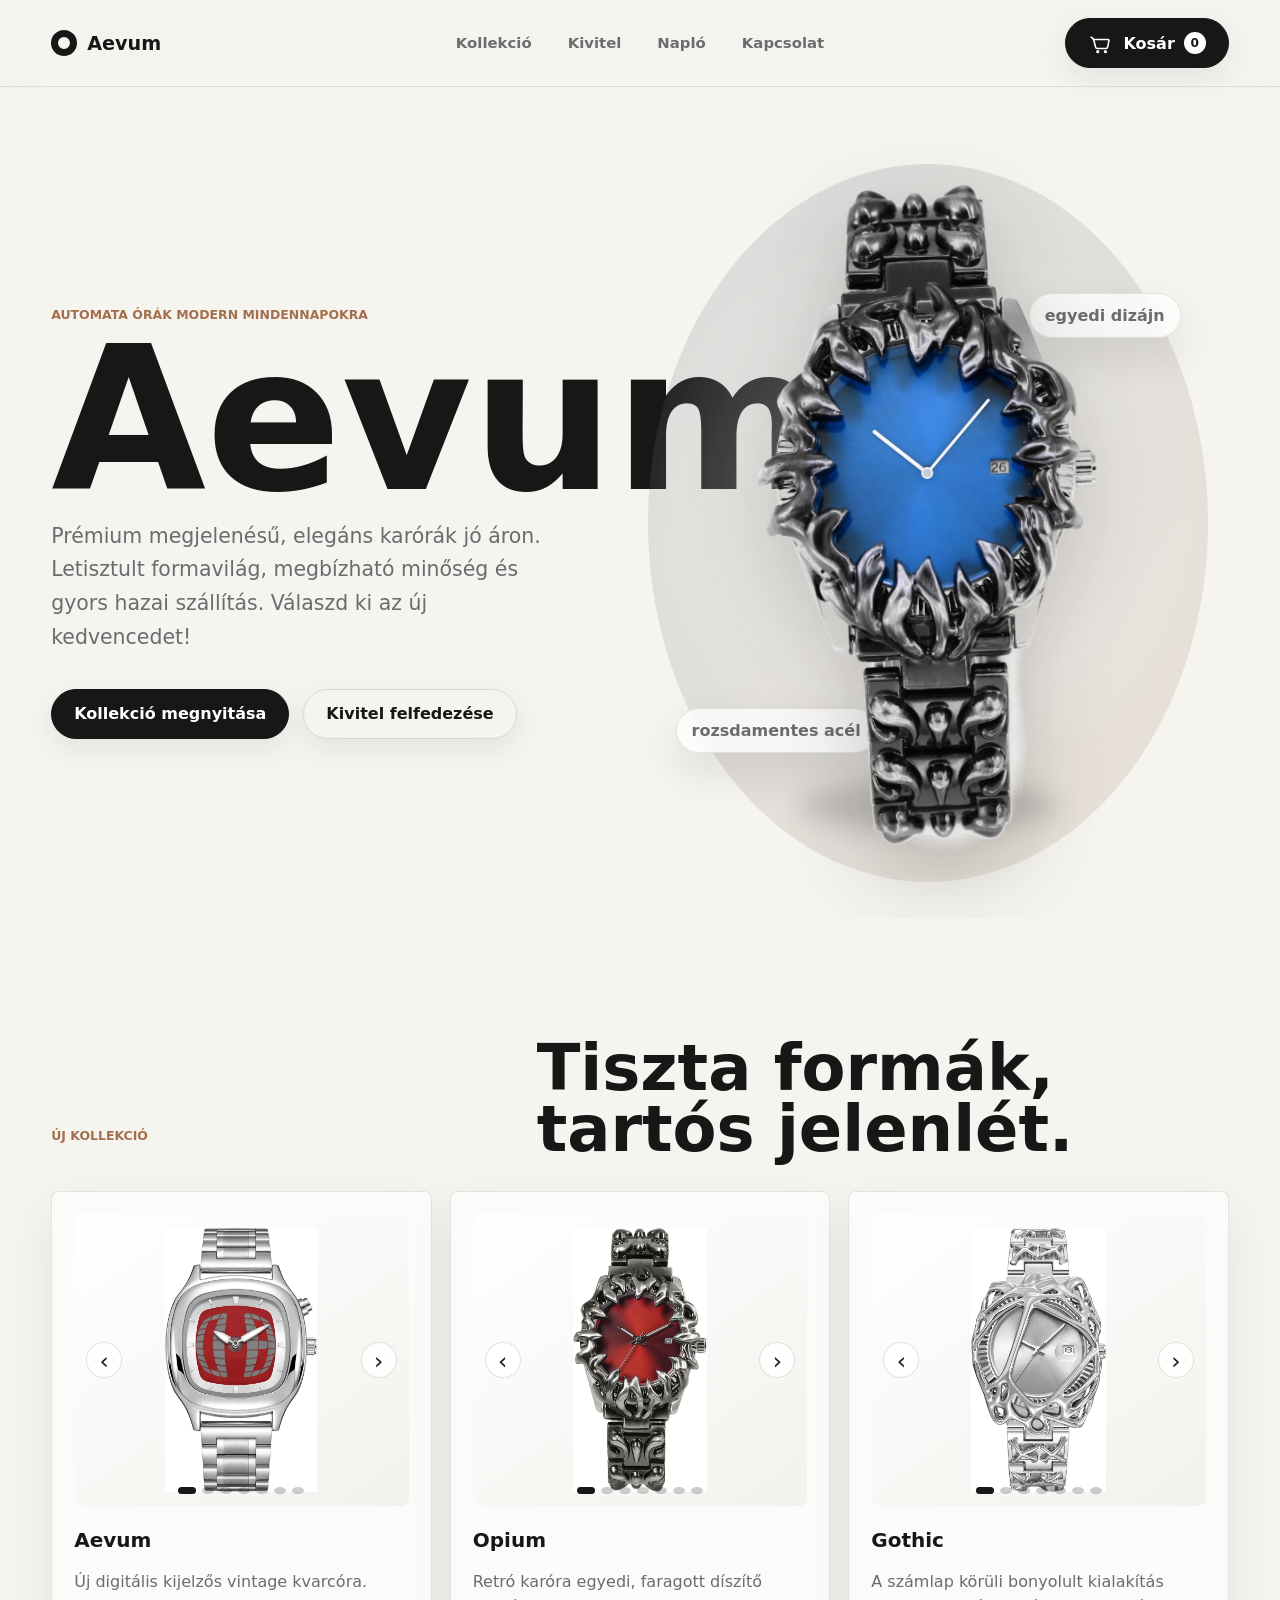
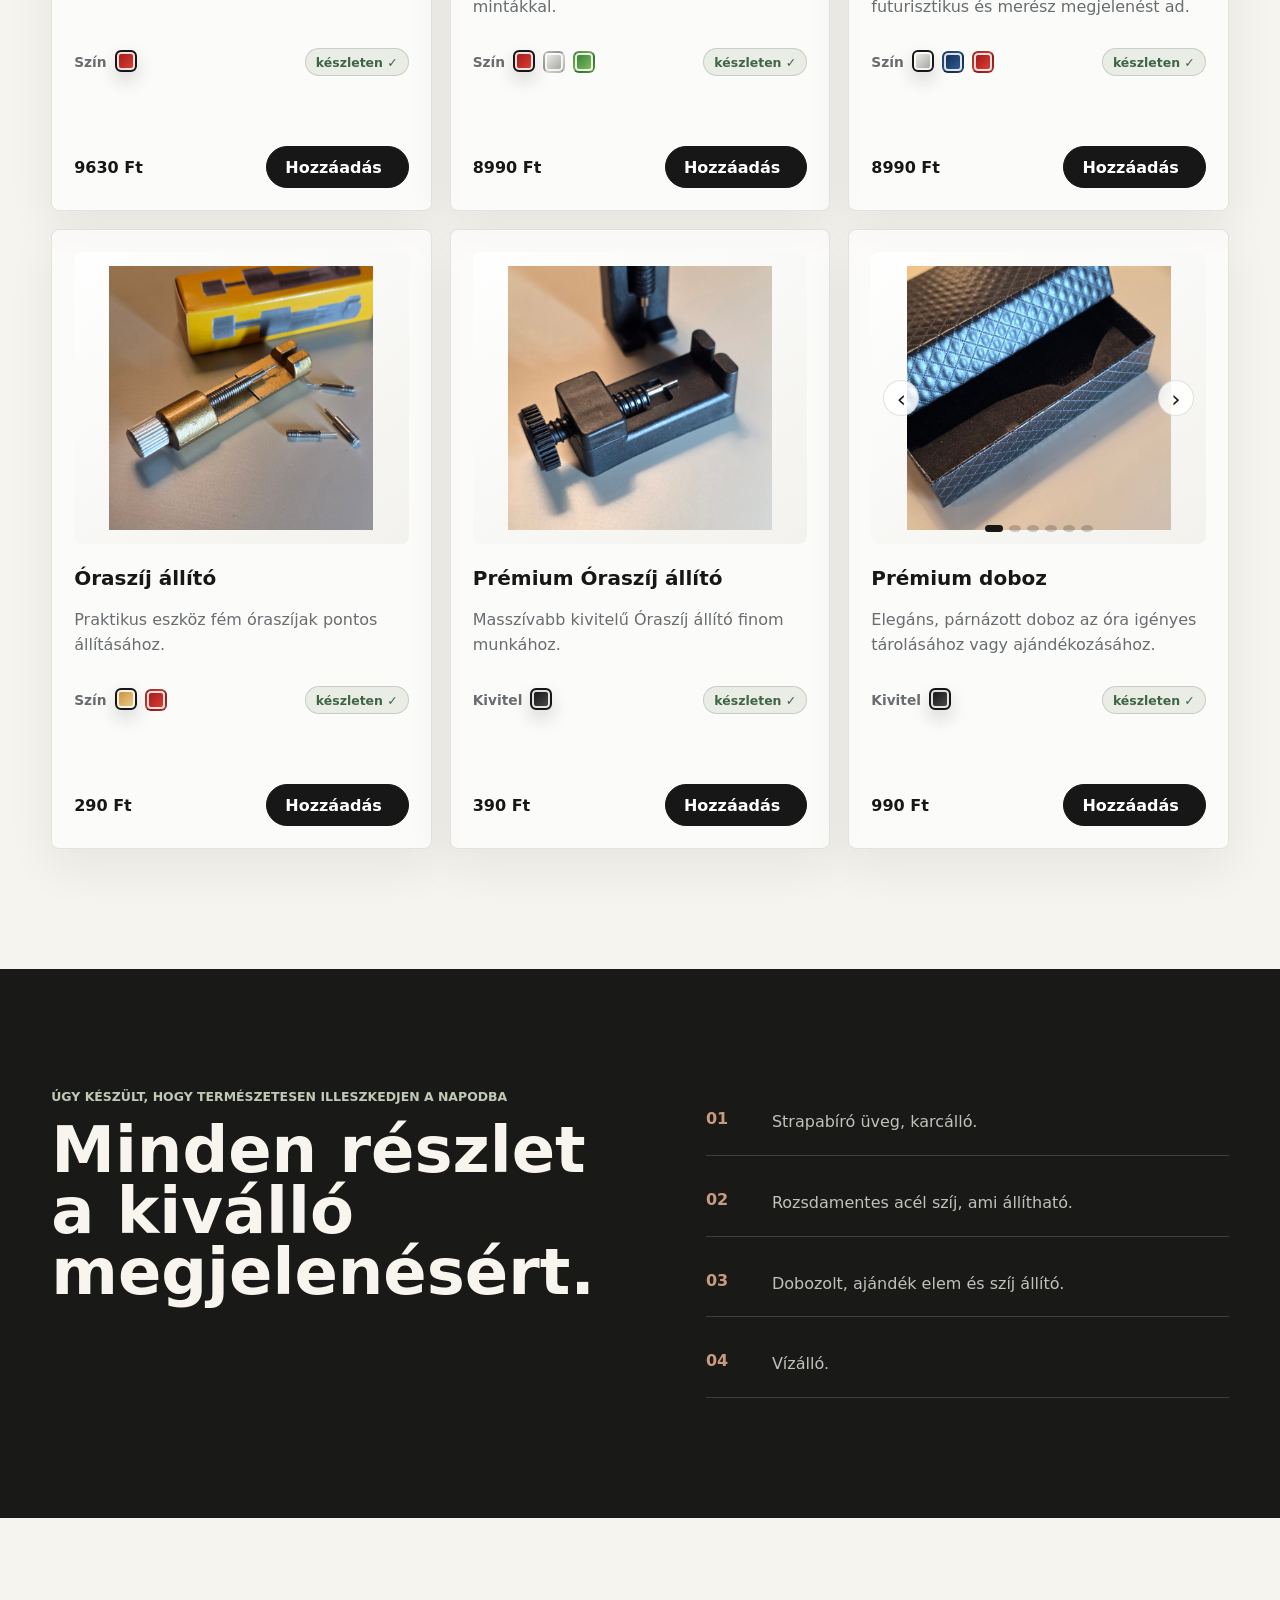
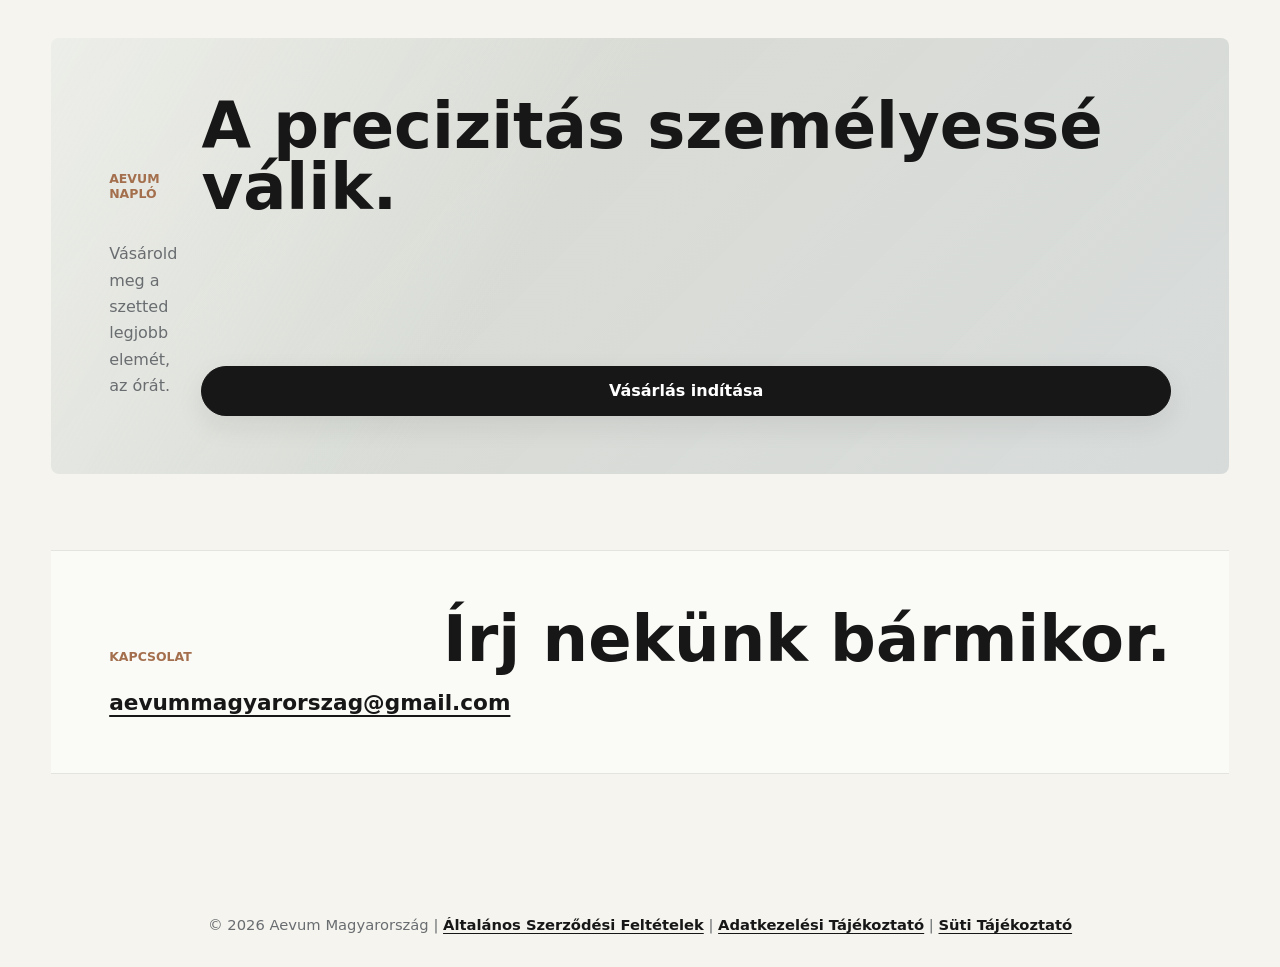
<file: index.html>
<!DOCTYPE html>
<html lang="hu">
<head>
  <meta charset="UTF-8">
  <meta name="viewport" content="width=device-width, initial-scale=1.0">
  <title>Aevum órák</title>
  <link rel="stylesheet" href="styles.css">
  <script>
    window.aevumLoaderTimer = window.setTimeout(function () {
      document.documentElement.classList.add("show-page-loader");
    }, 900);
    window.addEventListener("load", function () {
      window.clearTimeout(window.aevumLoaderTimer);
      document.documentElement.classList.remove("show-page-loader");
    });
  </script>
</head>
<body>
  <div class="page-loader" role="status" aria-live="polite">
    <span class="loader-ring" aria-hidden="true"></span>
    <span>Betöltés...</span>
  </div>

  <header class="site-header">
    <a class="brand" href="#" aria-label="Aevum főoldal">
      <span class="brand-mark"></span>
      Aevum
    </a>
    <nav class="nav" aria-label="Fő navigáció">
      <a href="#collection">Kollekció</a>
      <a href="#craft">Kivitel</a>
      <a href="#journal">Napló</a>
      <a href="#contact">Kapcsolat</a>
    </nav>
    <a class="icon-button bubble-button primary cart-link" href="checkout.html" aria-label="Kosár megnyitása">
      <svg class="shopping-cart" xmlns="http://www.w3.org/2000/svg" viewBox="0 0 100 100" width="100" height="100" aria-hidden="true">
        <path d="M 22 32 C 27 32, 29 36, 31 42 L 36 62 A 6 6 0 0 0 42 67 L 68 67 A 6 6 0 0 0 74 62 L 78 42 A 3 3 0 0 0 75 39 L 33 39" fill="none" stroke="#ffffff" stroke-width="5" stroke-linecap="round" stroke-linejoin="round"/>
        <circle cx="43" cy="77" r="5" fill="#ffffff"/>
        <circle cx="67" cy="77" r="5" fill="#ffffff"/>
      </svg>
      Kosár
      <span class="cart-count" data-cart-count>0</span>
    </a>
  </header>

  <main>
    <section class="hero">
      <div class="hero-copy reveal">
        <p class="eyebrow">Automata órák modern mindennapokra</p>
        <h1>Aevum</h1>
        <p class="hero-text">Prémium megjelenésű, elegáns karórák jó áron. Letisztult formavilág, megbízható minőség és gyors hazai szállítás. Válaszd ki az új kedvencedet!</p>
        <div class="hero-actions">
          <a class="bubble-button primary" href="#collection">Kollekció megnyitása</a>
          <a class="bubble-button secondary" href="#craft">Kivitel felfedezése</a>
        </div>
      </div>

      <div class="hero-stage reveal" aria-label="Kiemelt Aevum óra">
        <div class="watch-orbit image-orbit">
          <div class="watch-shadow image-shadow"></div>
          <div class="feature-watch-wrap" data-scroll-watch>
            <img class="feature-watch-image" src="assets/aevum-feature-watch.png" alt="Aevum kék számlapos rozsdamentes acél óra">
            <div class="feature-watch-hands" aria-hidden="true">
              <span class="feature-hand feature-hour-hand"></span>
              <span class="feature-hand feature-minute-hand"></span>
              <span class="feature-pin"></span>
            </div>
          </div>
        </div>
        <div class="floating-note note-one">egyedi dizájn</div>
        <div class="floating-note note-two">rozsdamentes acél</div>
      </div>
    </section>

    <section id="collection" class="section collection">
      <div class="section-heading reveal">
        <p class="eyebrow">Új kollekció</p>
        <h2>Tiszta formák, tartós jelenlét.</h2>
      </div>

      <div class="product-grid">
        <article class="product-card reveal" data-product-card="aevum" data-default-product="aevum">
          <div class="product-media">
            <button class="gallery-button gallery-prev" type="button" data-gallery-prev aria-label="Előző Aevum kép">‹</button>
            <img class="product-image" data-gallery-image data-zoomable-image src="assets/products/aevum-1.webp" alt="Aevum óra piros digitális számlappal">
            <button class="gallery-button gallery-next" type="button" data-gallery-next aria-label="Következő Aevum kép">›</button>
            <div class="gallery-dots" data-gallery-dots aria-label="Aevum képek"></div>
          </div>
          <div class="product-copy">
            <h3>Aevum</h3>
            <p>Új digitális kijelzős vintage kvarcóra.</p>
            <div class="product-meta-row">
              <div class="color-picker" aria-label="Aevum színválasztó">
                <span>Szín</span>
                <button class="color-swatch red active" type="button" data-variant="aevum" aria-label="Piros Aevum" title="Piros Aevum"></button>
              </div>
              <span class="stock-pill">készleten ✓</span>
            </div>
          </div>
          <div class="card-footer product-actions">
            <span class="product-price" data-product-price>9 630 Ft</span>
            <div class="quantity-control" data-product-control="aevum">
              <button class="bubble-button primary small add-to-cart" type="button" data-product="aevum">
                <span class="add-label">Hozzáadás</span>
                <span class="item-count" data-item-count="aevum">0</span>
              </button>
              <button class="minus-button bubble-button primary" type="button" data-minus-product="aevum" aria-label="Egy Aevum kivétele">-</button>
              <button class="plus-button bubble-button primary" type="button" data-plus-product="aevum" aria-label="Még egy Aevum hozzáadása">+</button>
            </div>
          </div>
        </article>

        <article class="product-card reveal" data-product-card="opium" data-default-product="opium-red">
          <div class="product-media">
            <button class="gallery-button gallery-prev" type="button" data-gallery-prev aria-label="Előző Opium kép">‹</button>
            <img class="product-image" data-gallery-image data-zoomable-image src="assets/products/opium-red-1.jpg" alt="Opium óra piros számlappal">
            <button class="gallery-button gallery-next" type="button" data-gallery-next aria-label="Következő Opium kép">›</button>
            <div class="gallery-dots" data-gallery-dots aria-label="Opium képek"></div>
          </div>
          <div class="product-copy">
            <h3>Opium</h3>
            <p>Retró karóra egyedi, faragott díszítő mintákkal.</p>
            <div class="product-meta-row">
              <div class="color-picker" aria-label="Opium színválasztó">
                <span>Szín</span>
                <button class="color-swatch red active" type="button" data-variant="opium-red" aria-label="Piros Opium" title="Piros Opium"></button>
                <button class="color-swatch silver" type="button" data-variant="opium-silver" aria-label="Ezüst Opium" title="Ezüst Opium"></button>
                <button class="color-swatch green" type="button" data-variant="opium-green" aria-label="Zöld Opium" title="Zöld Opium"></button>
              </div>
              <span class="stock-pill">készleten ✓</span>
            </div>
          </div>
          <div class="card-footer product-actions">
            <span class="product-price" data-product-price>8 990 Ft</span>
            <div class="quantity-control" data-product-control="opium-red">
              <button class="bubble-button primary small add-to-cart" type="button" data-product="opium-red">
                <span class="add-label">Hozzáadás</span>
                <span class="item-count" data-item-count="opium-red">0</span>
              </button>
              <button class="minus-button bubble-button primary" type="button" data-minus-product="opium-red" aria-label="Egy Opium kivétele">-</button>
              <button class="plus-button bubble-button primary" type="button" data-plus-product="opium-red" aria-label="Még egy Opium hozzáadása">+</button>
            </div>
          </div>
        </article>

        <article class="product-card reveal" data-product-card="gothic" data-default-product="gothic-silver">
          <div class="product-media">
            <button class="gallery-button gallery-prev" type="button" data-gallery-prev aria-label="Előző Gothic kép">‹</button>
            <img class="product-image" data-gallery-image data-zoomable-image src="assets/products/gothic-silver-1.jpg" alt="Gothic óra ezüst számlappal">
            <button class="gallery-button gallery-next" type="button" data-gallery-next aria-label="Következő Gothic kép">›</button>
            <div class="gallery-dots" data-gallery-dots aria-label="Gothic képek"></div>
          </div>
          <div class="product-copy">
            <h3>Gothic</h3>
            <p>A számlap körüli bonyolult kialakítás futurisztikus és merész megjelenést ad.</p>
            <div class="product-meta-row">
              <div class="color-picker" aria-label="Gothic színválasztó">
                <span>Szín</span>
                <button class="color-swatch silver active" type="button" data-variant="gothic-silver" aria-label="Ezüst Gothic" title="Ezüst Gothic"></button>
                <button class="color-swatch blue" type="button" data-variant="gothic-blue" aria-label="Kék Gothic" title="Kék Gothic"></button>
                <button class="color-swatch red" type="button" data-variant="gothic-red" aria-label="Piros Gothic" title="Piros Gothic"></button>
              </div>
              <span class="stock-pill">készleten ✓</span>
            </div>
          </div>
          <div class="card-footer product-actions">
            <span class="product-price" data-product-price>8 990 Ft</span>
            <div class="quantity-control" data-product-control="gothic-silver">
              <button class="bubble-button primary small add-to-cart" type="button" data-product="gothic-silver">
                <span class="add-label">Hozzáadás</span>
                <span class="item-count" data-item-count="gothic-silver">0</span>
              </button>
              <button class="minus-button bubble-button primary" type="button" data-minus-product="gothic-silver" aria-label="Egy Gothic kivétele">-</button>
              <button class="plus-button bubble-button primary" type="button" data-plus-product="gothic-silver" aria-label="Még egy Gothic hozzáadása">+</button>
            </div>
          </div>
        </article>

        <article class="product-card reveal" data-product-card="strap-adjuster" data-default-product="strap-adjuster-gold">
          <div class="product-media">
            <img class="product-image" data-gallery-image data-zoomable-image src="assets/products/strap-adjuster-gold.jpg" alt="Óraszíj állító arany színben">
          </div>
          <div class="product-copy">
            <h3>Óraszíj állító</h3>
            <p>Praktikus eszköz fém óraszíjak pontos állításához.</p>
            <div class="product-meta-row">
              <div class="color-picker" aria-label="Óraszíj állító színválasztó">
                <span>Szín</span>
                <button class="color-swatch gold active" type="button" data-variant="strap-adjuster-gold" aria-label="Arany Óraszíj állító" title="Arany Óraszíj állító"></button>
                <button class="color-swatch red" type="button" data-variant="strap-adjuster-red" aria-label="Piros Óraszíj állító" title="Piros Óraszíj állító"></button>
              </div>
              <span class="stock-pill">készleten ✓</span>
            </div>
          </div>
          <div class="card-footer product-actions">
            <span class="product-price" data-product-price>290 Ft</span>
            <div class="quantity-control" data-product-control="strap-adjuster-gold">
              <button class="bubble-button primary small add-to-cart" type="button" data-product="strap-adjuster-gold">
                <span class="add-label">Hozzáadás</span>
                <span class="item-count" data-item-count="strap-adjuster-gold">0</span>
              </button>
              <button class="minus-button bubble-button primary" type="button" data-minus-product="strap-adjuster-gold" aria-label="Egy Óraszíj állító kivétele">-</button>
              <button class="plus-button bubble-button primary" type="button" data-plus-product="strap-adjuster-gold" aria-label="Még egy Óraszíj állító hozzáadása">+</button>
            </div>
          </div>
        </article>

        <article class="product-card reveal" data-product-card="premium-adjuster" data-default-product="premium-adjuster">
          <div class="product-media">
            <img class="product-image" data-gallery-image data-zoomable-image src="assets/products/premium-adjuster.jpg" alt="Prémium Óraszíj állító fekete színben">
          </div>
          <div class="product-copy">
            <h3>Prémium Óraszíj állító</h3>
            <p>Masszívabb kivitelű Óraszíj állító finom munkához.</p>
            <div class="product-meta-row">
              <div class="color-picker" aria-label="Prémium Óraszíj állító színválasztó">
                <span>Kivitel</span>
                <button class="color-swatch black active" type="button" data-variant="premium-adjuster" aria-label="Fekete prémium Óraszíj állító" title="Fekete prémium Óraszíj állító"></button>
              </div>
              <span class="stock-pill">készleten ✓</span>
            </div>
          </div>
          <div class="card-footer product-actions">
            <span class="product-price" data-product-price>390 Ft</span>
            <div class="quantity-control" data-product-control="premium-adjuster">
              <button class="bubble-button primary small add-to-cart" type="button" data-product="premium-adjuster">
                <span class="add-label">Hozzáadás</span>
                <span class="item-count" data-item-count="premium-adjuster">0</span>
              </button>
              <button class="minus-button bubble-button primary" type="button" data-minus-product="premium-adjuster" aria-label="Egy Prémium Óraszíj állító kivétele">-</button>
              <button class="plus-button bubble-button primary" type="button" data-plus-product="premium-adjuster" aria-label="Még egy Prémium Óraszíj állító hozzáadása">+</button>
            </div>
          </div>
        </article>

        <article class="product-card reveal" data-product-card="premium-box" data-default-product="premium-box">
          <div class="product-media">
            <button class="gallery-button gallery-prev" type="button" data-gallery-prev aria-label="Előző Prémium doboz kép">‹</button>
            <img class="product-image" data-gallery-image data-zoomable-image src="assets/products/premium-box-1.jpg" alt="Prémium óradoboz">
            <button class="gallery-button gallery-next" type="button" data-gallery-next aria-label="Következő Prémium doboz kép">›</button>
            <div class="gallery-dots" data-gallery-dots aria-label="Prémium doboz képek"></div>
          </div>
          <div class="product-copy">
            <h3>Prémium doboz</h3>
            <p>Elegáns, párnázott doboz az óra igényes tárolásához vagy ajándékozásához.</p>
            <div class="product-meta-row">
              <div class="color-picker" aria-label="Prémium doboz színválasztó">
                <span>Kivitel</span>
                <button class="color-swatch black active" type="button" data-variant="premium-box" aria-label="Fekete prémium doboz" title="Fekete prémium doboz"></button>
              </div>
              <span class="stock-pill">készleten ✓</span>
            </div>
          </div>
          <div class="card-footer product-actions">
            <span class="product-price" data-product-price>990 Ft</span>
            <div class="quantity-control" data-product-control="premium-box">
              <button class="bubble-button primary small add-to-cart" type="button" data-product="premium-box">
                <span class="add-label">Hozzáadás</span>
                <span class="item-count" data-item-count="premium-box">0</span>
              </button>
              <button class="minus-button bubble-button primary" type="button" data-minus-product="premium-box" aria-label="Egy Prémium doboz kivétele">-</button>
              <button class="plus-button bubble-button primary" type="button" data-plus-product="premium-box" aria-label="Még egy Prémium doboz hozzáadása">+</button>
            </div>
          </div>
        </article>
      </div>
    </section>

    <section id="craft" class="section craft reveal">
      <div>
        <p class="eyebrow">Úgy készült, hogy természetesen illeszkedjen a napodba</p>
        <h2>Minden részlet a kiválló megjelenésért.</h2>
      </div>
      <div class="craft-list">
        <div>
          <span>01</span>
          <p>Strapabíró üveg, karcálló.</p>
        </div>
        <div>
          <span>02</span>
          <p>Rozsdamentes acél szíj, ami állítható.</p>
        </div>
        <div>
          <span>03</span>
          <p>Dobozolt, ajándék elem és szíj állító.</p>
        </div>
        <div>
          <span>04</span>
          <p>Vízálló.</p>
        </div>
      </div>
    </section>

    <section id="journal" class="section journal">
      <div class="journal-panel reveal">
        <p class="eyebrow">Aevum napló</p>
        <h2>A precizitás személyessé válik.</h2>
        <p>Vásárold meg a szetted legjobb elemét, az órát.</p>
        <a class="bubble-button primary" href="checkout.html">Vásárlás indítása</a>
      </div>
    </section>

    <section id="contact" class="section contact-section">
      <div class="contact-panel reveal">
        <div class="contact-info">
          <p class="eyebrow">Kapcsolat</p>
          <h2>Írj nekünk bármikor.</h2>
          <a class="contact-email" href="mailto:aevummagyarorszag@gmail.com">aevummagyarorszag@gmail.com</a>
        </div>

      </div>
    </section>
  </main>

  <footer class="site-footer">
    <p>© 2026 Aevum Magyarország | <button class="footer-link" type="button" data-open-terms>Általános Szerződési Feltételek</button> | <button class="footer-link" type="button" data-open-privacy>Adatkezelési Tájékoztató</button> | <button class="footer-link" type="button" data-open-cookie>Süti Tájékoztató</button></p>
  </footer>

  <div class="privacy-modal" id="privacyModal" hidden>
    <div class="privacy-modal-backdrop" data-privacy-close></div>
    <section class="privacy-dialog" role="dialog" aria-modal="true" aria-labelledby="privacyTitle">
      <button class="privacy-close" type="button" data-close-privacy aria-label="Bezárás">×</button>
      <h2 id="privacyTitle">Adatkezelési Tájékoztató</h2>
      <div class="privacy-text" data-privacy-content></div>
    </section>
  </div>

  <div class="privacy-modal" id="termsModal" hidden>
    <div class="privacy-modal-backdrop" data-terms-close></div>
    <section class="privacy-dialog" role="dialog" aria-modal="true" aria-labelledby="termsTitle">
      <button class="privacy-close" type="button" data-close-terms aria-label="Bezárás">×</button>
      <h2 id="termsTitle">Általános Szerződési Feltételek (ÁSZF)</h2>
      <div class="privacy-text">
        <h3>Bevezetés</h3>
        <p>Jelen Általános Szerződési Feltételek (a továbbiakban: ÁSZF) Kubena Colton egyéni vállalkozó (a továbbiakban: Szolgáltató) által üzemeltetett Aevum Magyarország webáruházban történő vásárlás jogi feltételeit és a felek közötti jogokat, kötelezettségeket szabályozza.</p>
        <p>A webáruházban történő megrendelés elküldésével a Vásárló kijelenti, hogy a jelen ÁSZF feltételeit megismerte, elfogadja és magára nézve kötelezőnek ismeri el.</p>

        <h3>A Szolgáltató (Eladó) adatai</h3>
        <p>Név: Kubena Colton E.V.<br>Székhely: 8000 Székesfehérvár, Donát utca 64.<br>Adószám: [Ide jön az adószámod]<br>Nyilvántartási szám: [Ide jön a nyilvántartási számod]<br>E-mail cím: aevummagyarorszag@gmail.com<br>Tárhelyszolgáltató: GitHub Inc. (88 Colin P. Kelly Jr. St, San Francisco, CA 94107, USA, support@github.com)</p>

        <h3>Megvásárolható termékek és árak</h3>
        <p>A webáruházban megjelenített termékek árai magyar forintban (Ft) értendők, és bruttó árak (a Szolgáltató alanyi adómentes, így áfa nem terheli az árakat).</p>
        <p>A termékek árai a szállítási költséget nem tartalmazzák. A szállítási díj a rendelési folyamat során, a végösszeg előtt külön feltüntetésre kerül.</p>

        <h3>A rendelés menete és a szerződés létrejötte</h3>
        <p>A vásárlás regisztráció nélkül, a kosár és a megrendelő űrlap kitöltésével történik. A rendelés leadásával a felek között elektronikus úton megkötött szerződés jön létre, amely nem minősül írásbeli szerződésnek, azt a Szolgáltató nem iktatja. A szerződés nyelve a magyar.</p>
        <p>A rendelés beérkezéséről a Szolgáltató a Google Sheets/Forms rendszerén keresztül, valamint manuálisan visszaigazoló e-mailt küld a Vásárlónak.</p>

        <h3>Fizetési és szállítási feltételek</h3>
        <p>Fizetési módok: Utánvétel (fizetés a futárnál készpénzzel vagy bankkártyával a csomag átvételekor).</p>
        <p>Szállítási mód: A csomagok kézbesítését a GLS General Logistics Systems Hungary Kft. végzi.</p>
        <p>Szállítási idő: A rendelés visszaigazolásától számított általában 1-3 munkanap.</p>
        <p>Számlázás: A vásárlásról szóló elektronikus számlát a KBOSS.hu Kft. (Számlázz.hu) rendszerén keresztül állítjuk ki, és e-mailben küldjük meg a Vásárlónak.</p>

        <h3>Elállási jog (14 napos pénzvisszafizetési garancia)</h3>
        <p>A fogyasztónak minősülő Vásárló a termék átvételétől számított 14 napon belül jogosult indokolás nélkül elállni a vásárlástól (a 45/2014. (II. 26.) Korm. rendelet alapján).</p>
        <p>Az elállás menete: A Vásárlónak az elállási szándékát egyértelmű e-mailben (aevummagyarorszag@gmail.com) kell jeleznie.</p>
        <p>A visszaküldés költsége: A termék visszaküldésének közvetlen költsége a Vásárlót terheli.</p>
        <p>Visszatérítés: A Szolgáltató a termék sértetlen állapotban történő visszaérkezését követő 14 napon belül visszatéríti a Vásárló által megfizetett teljes összeget (a termék árát és az eredeti szállítási díjat) banki átutalással.</p>

        <h3>Kellékszavatosság és jótállás</h3>
        <p>A vásárolt termékekre a Polgári Törvénykönyv szabályai szerint kellékszavatosság vonatkozik. Ha a termék gyári hibás vagy a szállítás során megsérült, a Vásárló elsősorban kijavítást vagy cserét, másodsorban árleszállítást kérhet, vagy elállhat a szerződéstől. Nem érvényesíthető a szavatossági jog, ha a hiba a nem rendeltetésszerű használatból (pl. beázás nem vízálló óránál, mechanikai sérülés) ered.</p>

        <h3>Panaszkezelés és jogviták</h3>
        <p>A Vásárló a termékkel vagy a Szolgáltató tevékenységével kapcsolatos panaszaival a aevummagyarorszag@gmail.com e-mail címen fordulhat a Szolgáltatóhoz, amit 30 napon belül kivizsgálunk és megválaszolunk.</p>
        <p>Amennyiben a jogvita nem rendeződik, a Vásárló a lakóhelye szerint illetékes Békéltető Testülethez vagy a Fogyasztóvédelmi Hatósághoz fordulhat.</p>
        <p>Jelen ÁSZF hatályos: 2026. július 18-tól visszavonásig.</p>
      </div>
    </section>
  </div>

  <div class="privacy-modal" id="cookieModal" hidden>
    <div class="privacy-modal-backdrop" data-cookie-close></div>
    <section class="privacy-dialog" role="dialog" aria-modal="true" aria-labelledby="cookieTitle">
      <button class="privacy-close" type="button" data-close-cookie aria-label="Bezárás">×</button>
      <h2 id="cookieTitle">Süti Tájékoztató</h2>
      <div class="privacy-text">
        <p>Weboldalunk kizárólag a technikai működéshez elengedhetetlen (alapvető) sütiket használ a GitHub Pages és a Google Forms szolgáltatások keretében. Ezek a fájlok nem gyűjtenek személyes adatokat, és nem alkalmasak a felhasználók követésére.</p>
        <p>A sütik használatát a böngésződ beállításaiban bármikor korlátozhatod vagy törölheted.</p>
        <p><strong>Adatkezelő:</strong> Kubena Colton<br><strong>Kapcsolat:</strong> aevummagyarorszag@gmail.com</p>
      </div>
    </section>
  </div>


  <div class="image-zoom-modal" id="imageZoomModal" hidden>
    <div class="image-zoom-backdrop" data-image-zoom-close></div>
    <section class="image-zoom-dialog" role="dialog" aria-modal="true" aria-label="Termékkép nagyítása">
      <button class="image-zoom-close" type="button" data-close-image-zoom aria-label="Bezárás">×</button>
      <div class="image-zoom-frame">
        <img id="imageZoomImage" class="image-zoom-image" alt="">
      </div>
      <div class="zoom-controls" aria-label="Nagyítás vezérlése">
        <button class="bubble-button small" type="button" data-zoom-out aria-label="Kicsinyítés">-</button>
        <button class="bubble-button small primary" type="button" data-zoom-in aria-label="Nagyítás">+</button>
      </div>
    </section>
  </div>

  <script src="app.js"></script>
</body>
</html>
</file>
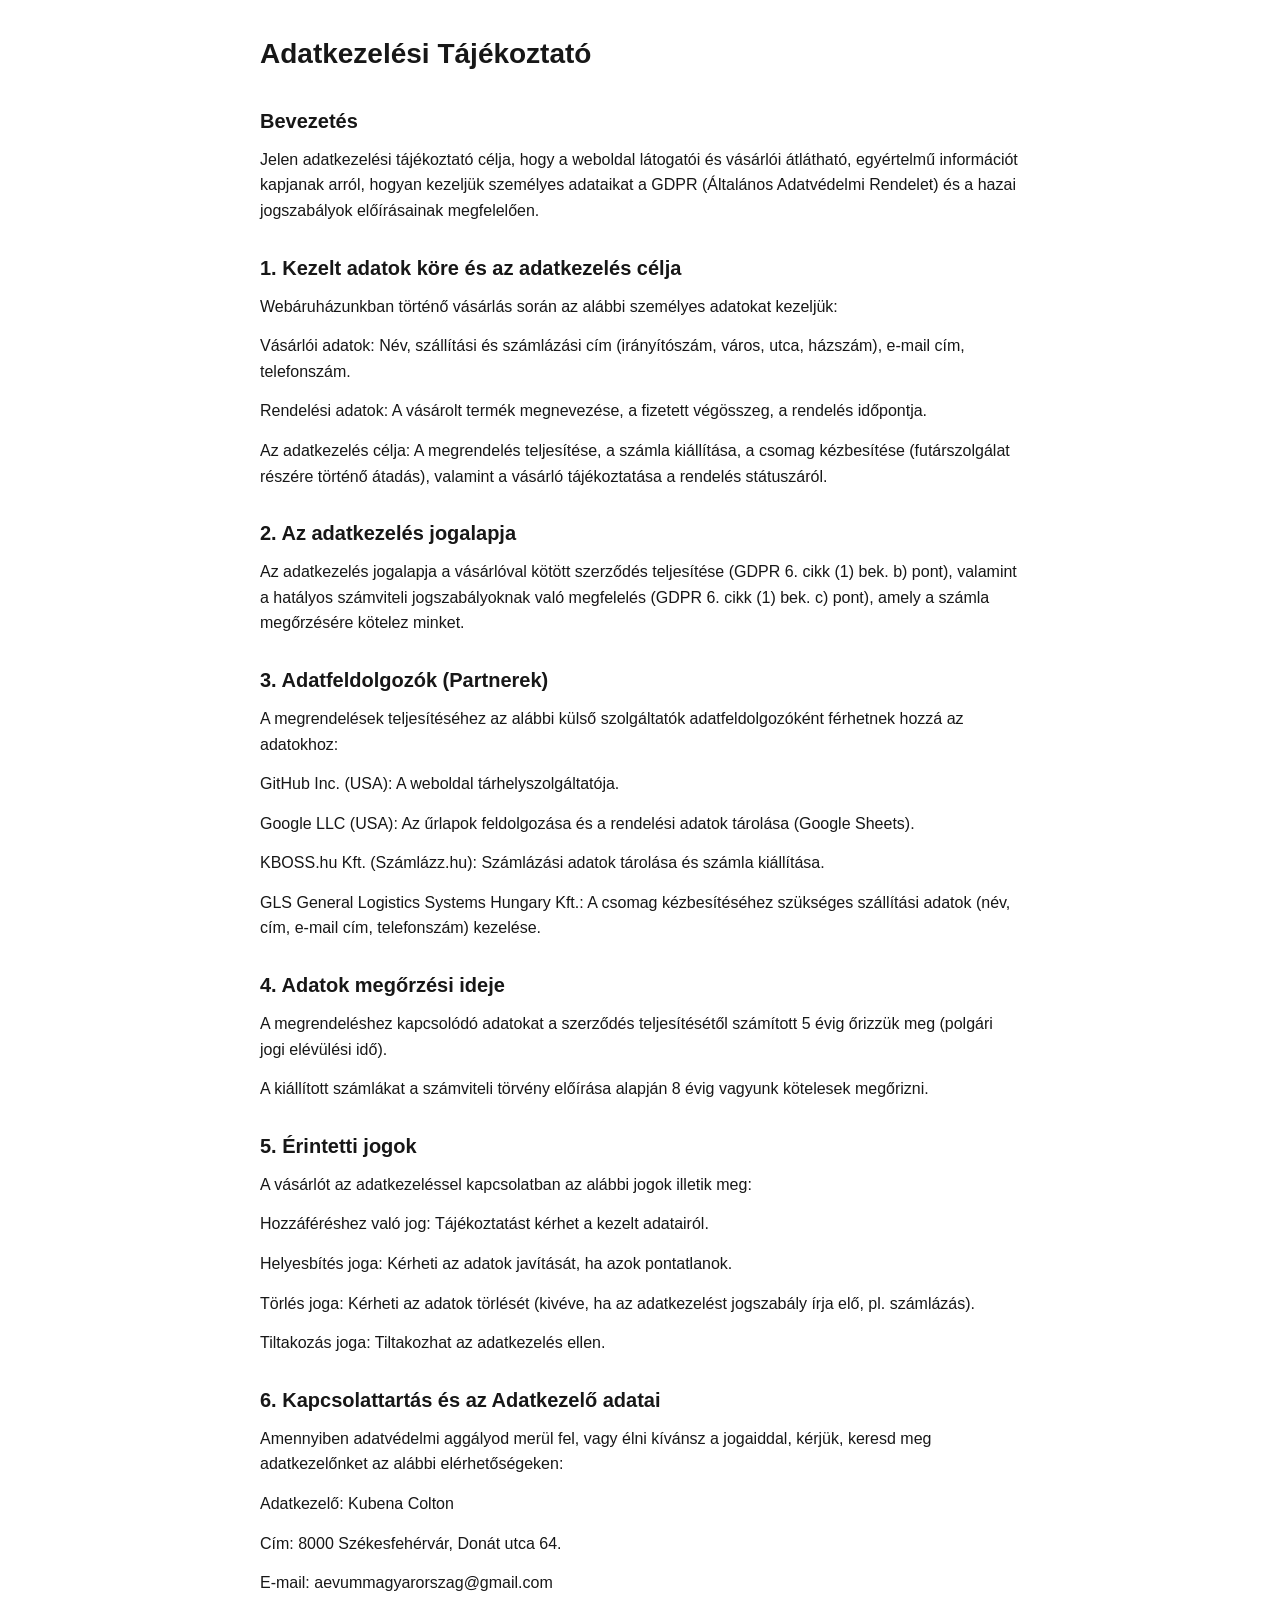
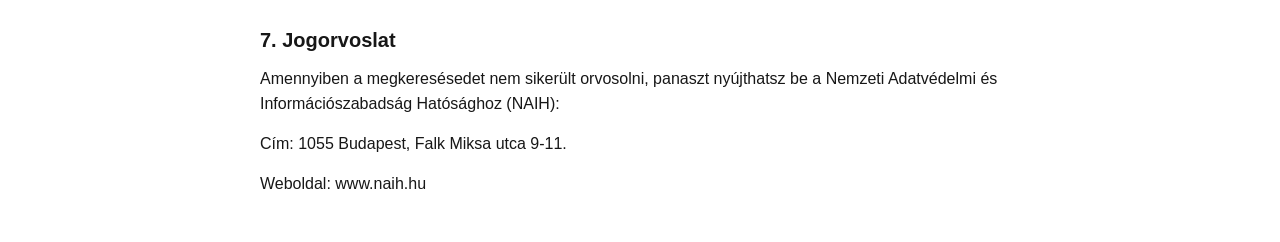
<file: adatkezeles.html>
<!DOCTYPE html>
<html lang="hu">
<head>
  <meta charset="UTF-8">
  <meta name="viewport" content="width=device-width, initial-scale=1.0">
  <title>Adatkezelési Tájékoztató - Aevum</title>
  <style>
    body {
      margin: 0;
      padding: 32px 18px;
      font-family: Arial, sans-serif;
      line-height: 1.6;
      color: #171717;
      background: #fff;
    }

    main {
      max-width: 760px;
      margin: 0 auto;
    }

    h1 {
      font-size: 28px;
      margin: 0 0 18px;
    }

    h2 {
      margin: 28px 0 10px;
      font-size: 20px;
    }

    p {
      margin: 0 0 14px;
    }
  </style>
</head>
<body>
  <main>
    <h1>Adatkezelési Tájékoztató</h1>

    <h2>Bevezetés</h2>
    <p>Jelen adatkezelési tájékoztató célja, hogy a weboldal látogatói és vásárlói átlátható, egyértelmű információt kapjanak arról, hogyan kezeljük személyes adataikat a GDPR (Általános Adatvédelmi Rendelet) és a hazai jogszabályok előírásainak megfelelően.</p>

    <h2>1. Kezelt adatok köre és az adatkezelés célja</h2>
    <p>Webáruházunkban történő vásárlás során az alábbi személyes adatokat kezeljük:</p>
    <p>Vásárlói adatok: Név, szállítási és számlázási cím (irányítószám, város, utca, házszám), e-mail cím, telefonszám.</p>
    <p>Rendelési adatok: A vásárolt termék megnevezése, a fizetett végösszeg, a rendelés időpontja.</p>
    <p>Az adatkezelés célja: A megrendelés teljesítése, a számla kiállítása, a csomag kézbesítése (futárszolgálat részére történő átadás), valamint a vásárló tájékoztatása a rendelés státuszáról.</p>

    <h2>2. Az adatkezelés jogalapja</h2>
    <p>Az adatkezelés jogalapja a vásárlóval kötött szerződés teljesítése (GDPR 6. cikk (1) bek. b) pont), valamint a hatályos számviteli jogszabályoknak való megfelelés (GDPR 6. cikk (1) bek. c) pont), amely a számla megőrzésére kötelez minket.</p>

    <h2>3. Adatfeldolgozók (Partnerek)</h2>
    <p>A megrendelések teljesítéséhez az alábbi külső szolgáltatók adatfeldolgozóként férhetnek hozzá az adatokhoz:</p>
    <p>GitHub Inc. (USA): A weboldal tárhelyszolgáltatója.</p>
    <p>Google LLC (USA): Az űrlapok feldolgozása és a rendelési adatok tárolása (Google Sheets).</p>
    <p>KBOSS.hu Kft. (Számlázz.hu): Számlázási adatok tárolása és számla kiállítása.</p>
    <p>GLS General Logistics Systems Hungary Kft.: A csomag kézbesítéséhez szükséges szállítási adatok (név, cím, e-mail cím, telefonszám) kezelése.</p>

    <h2>4. Adatok megőrzési ideje</h2>
    <p>A megrendeléshez kapcsolódó adatokat a szerződés teljesítésétől számított 5 évig őrizzük meg (polgári jogi elévülési idő).</p>
    <p>A kiállított számlákat a számviteli törvény előírása alapján 8 évig vagyunk kötelesek megőrizni.</p>

    <h2>5. Érintetti jogok</h2>
    <p>A vásárlót az adatkezeléssel kapcsolatban az alábbi jogok illetik meg:</p>
    <p>Hozzáféréshez való jog: Tájékoztatást kérhet a kezelt adatairól.</p>
    <p>Helyesbítés joga: Kérheti az adatok javítását, ha azok pontatlanok.</p>
    <p>Törlés joga: Kérheti az adatok törlését (kivéve, ha az adatkezelést jogszabály írja elő, pl. számlázás).</p>
    <p>Tiltakozás joga: Tiltakozhat az adatkezelés ellen.</p>

    <h2>6. Kapcsolattartás és az Adatkezelő adatai</h2>
    <p>Amennyiben adatvédelmi aggályod merül fel, vagy élni kívánsz a jogaiddal, kérjük, keresd meg adatkezelőnket az alábbi elérhetőségeken:</p>
    <p>Adatkezelő: Kubena Colton</p>
    <p>Cím: 8000 Székesfehérvár, Donát utca 64.</p>
    <p>E-mail: aevummagyarorszag@gmail.com</p>

    <h2>7. Jogorvoslat</h2>
    <p>Amennyiben a megkeresésedet nem sikerült orvosolni, panaszt nyújthatsz be a Nemzeti Adatvédelmi és Információszabadság Hatósághoz (NAIH):</p>
    <p>Cím: 1055 Budapest, Falk Miksa utca 9-11.</p>
    <p>Weboldal: www.naih.hu</p>
  </main>
</body>
</html>
</file>
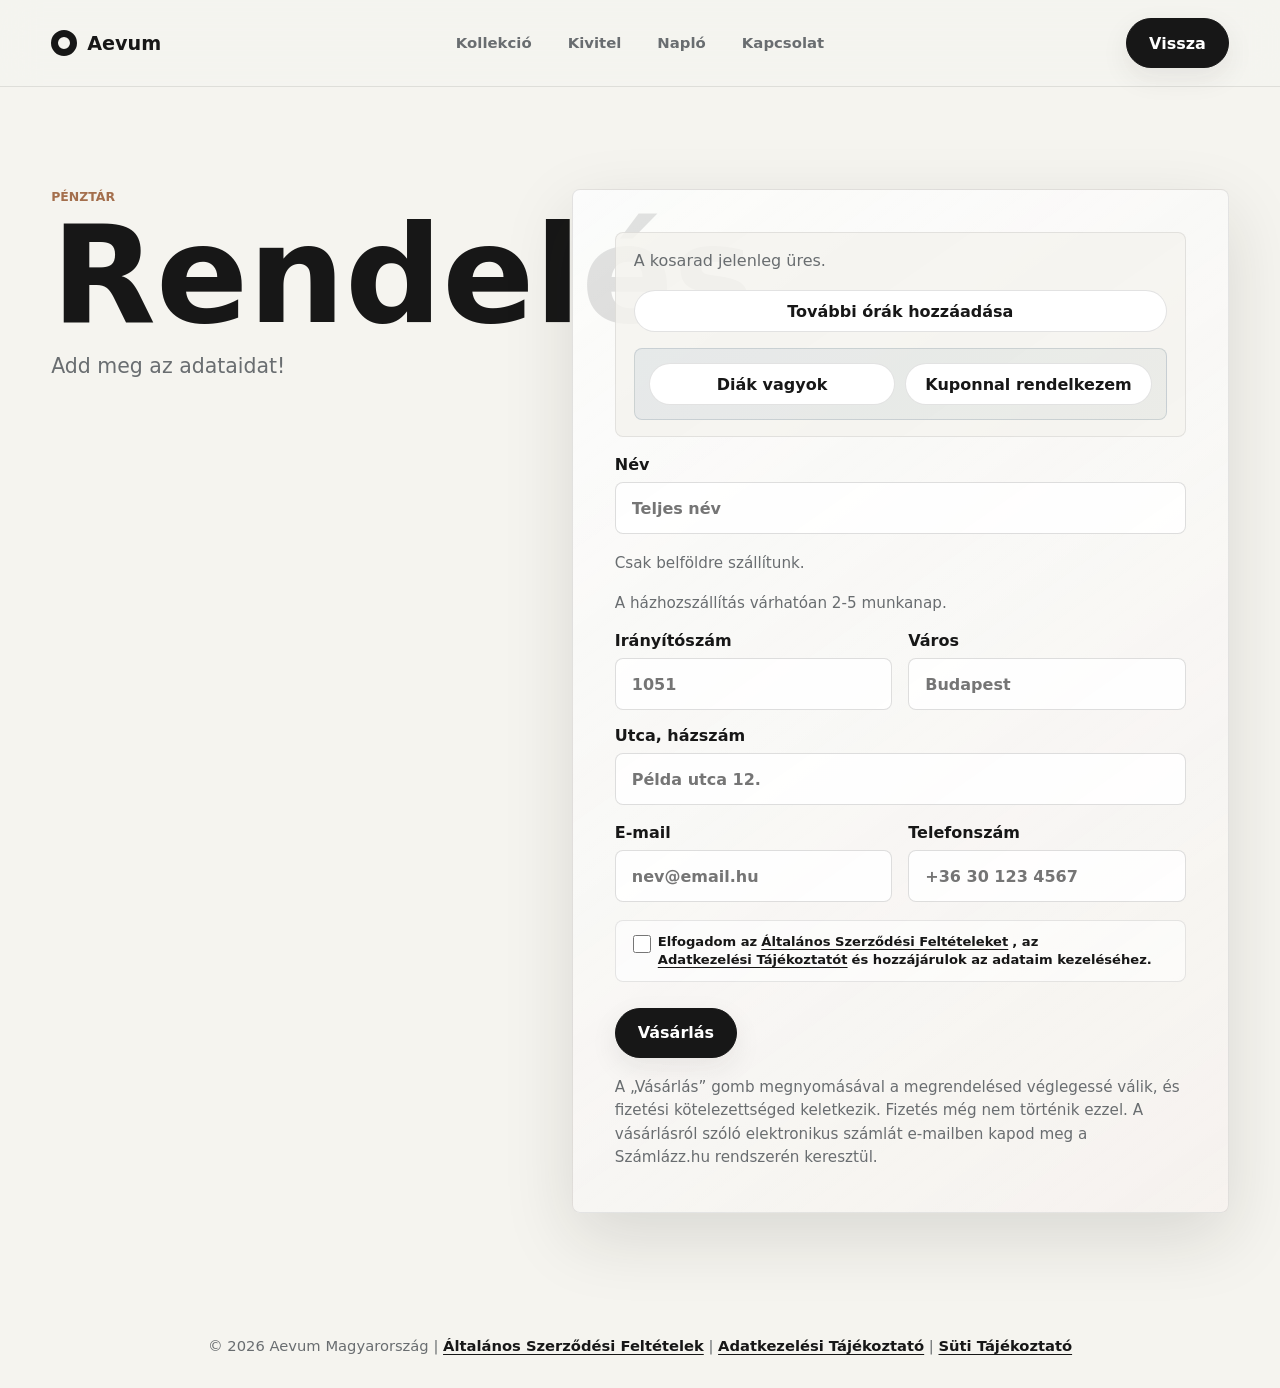
<file: checkout.html>
<!DOCTYPE html>
<html lang="hu">
<head>
  <meta charset="UTF-8">
  <meta name="viewport" content="width=device-width, initial-scale=1.0">
  <title>Aevum pénztár</title>
  <link rel="stylesheet" href="styles.css">
  <script>
    window.aevumLoaderTimer = window.setTimeout(function () {
      document.documentElement.classList.add("show-page-loader");
    }, 900);
    window.addEventListener("load", function () {
      window.clearTimeout(window.aevumLoaderTimer);
      document.documentElement.classList.remove("show-page-loader");
    });
  </script>
</head>
<body>
  <div class="page-loader" role="status" aria-live="polite">
    <span class="loader-ring" aria-hidden="true"></span>
    <span>Betöltés...</span>
  </div>

  <header class="site-header">
    <a class="brand" href="index.html" aria-label="Vissza az Aevum főoldalra">
      <span class="brand-mark"></span>
      Aevum
    </a>
    <nav class="nav" aria-label="Fő navigáció">
      <a href="index.html#collection">Kollekció</a>
      <a href="index.html#craft">Kivitel</a>
      <a href="index.html#journal">Napló</a>
      <a href="index.html#contact">Kapcsolat</a>
    </nav>
    <a class="icon-button bubble-button primary" href="index.html#collection">Vissza</a>
  </header>

  <main>
    <section class="checkout-hero">
      <div class="checkout-copy reveal">
        <p class="eyebrow">Pénztár</p>
        <h1>Rendelés</h1>
        <p class="hero-text">Add meg az adataidat!</p>
      </div>
<form class="checkout-form reveal" id="checkoutForm" action="https://script.google.com/macros/s/AKfycbwmfuXKJFoaFWemBFzPDcs_JN0XKtBzb9PmFLlstRIOnYpuz2wGzEUM7_p89gnlhCYR/exec" method="POST">
<input type="hidden" name="termek" id="hiddenTermek" value="">
        <input type="hidden" name="kedvezmenyes" id="hiddenKedvezmenyes" value="Nem">
        <input type="hidden" name="fizetett_osszeg" id="hiddenOsszeg" value="">

        <div class="cart-summary">
          <div class="cart-items" id="cartItems" aria-live="polite"></div>
          <a class="bubble-button small" href="index.html#collection">További órák hozzáadása</a>
          <div class="discount-panel" id="discountPanel">
            <div class="discount-choice-row">
              <button class="bubble-button small discount-choice" type="button" data-discount-type="student">Diák vagyok</button>
              <button class="bubble-button small discount-choice" type="button" data-discount-type="coupon">Kuponnal rendelkezem</button>
            </div>

            <div class="discount-entry" id="discountEntry" aria-live="polite">
              <div class="discount-input-row">
                <input type="text" id="discountCode" name="discountCode" autocomplete="off" placeholder="Írd be az azonosítót">
                <button class="bubble-button primary small" type="button" id="discountActivate">Aktiválás</button>
              </div>
              <p class="discount-message" id="discountMessage"></p>
              <p class="discount-badge" id="discountBadge">-10%</p>
            </div>
          </div>
        </div>

        <label>
          Név
          <input type="text" name="nev" autocomplete="name" placeholder="Teljes név" required>
        </label>

        <div class="address-fields">
          <p class="field-note">Csak belföldre szállítunk.</p>
          <p class="field-note">A házhozszállítás várhatóan 2-5 munkanap.</p>
          <div class="form-row">
            <label>
              Irányítószám
              <input type="text" name="iranyitoszam" inputmode="numeric" autocomplete="shipping postal-code" placeholder="1051" required>
            </label>

            <label>
              Város
              <input type="text" name="varos" autocomplete="shipping address-level2" placeholder="Budapest" required>
            </label>
          </div>

          <label>
            Utca, házszám
            <input type="text" name="utca_hazszam" autocomplete="shipping street-address" placeholder="Példa utca 12." required>
          </label>
        </div>

        <div class="form-row">
          <label>
            E-mail
            <input type="email" name="email" autocomplete="email" placeholder="nev@email.hu" required>
          </label>

          <label>
            Telefonszám
            <input type="tel" name="telefon" autocomplete="tel" placeholder="+36 30 123 4567" required>
          </label>
        </div>
        <div class="privacy-consent">
          <input type="checkbox" id="privacyConsent" name="adatvedelem" value="Igen" required>
          <span>
            <label for="privacyConsent">Elfogadom az</label>
            <button class="privacy-link" type="button" data-open-terms>Általános Szerződési Feltételeket</button>
            <label for="privacyConsent">, az</label>
            <button class="privacy-link" type="button" data-open-privacy>Adatkezelési Tájékoztatót</button>
            <label for="privacyConsent">és hozzájárulok az adataim kezeléséhez.</label>
          </span>
        </div>

<button class="bubble-button primary checkout-submit" type="submit">Vásárlás</button>
        <p class="form-note" id="formNote" aria-live="polite">A „Vásárlás” gomb megnyomásával a megrendelésed véglegessé válik, és fizetési kötelezettséged keletkezik. Fizetés még nem történik ezzel. A vásárlásról szóló elektronikus számlát e-mailben kapod meg a Számlázz.hu rendszerén keresztül.</p>
      </form>
    </section>
  </main>
<div class="privacy-modal" id="privacyModal" hidden>
    <div class="privacy-modal-backdrop" data-privacy-close></div>
    <section class="privacy-dialog" role="dialog" aria-modal="true" aria-labelledby="privacyTitle">
      <button class="privacy-close" type="button" id="privacyClose" data-close-privacy aria-label="Bezárás">×</button>
      <h2 id="privacyTitle">Adatkezelési Tájékoztató</h2>
      <div class="privacy-text" data-privacy-content></div>
    </section>
  </div>

  <footer class="site-footer">
    <p>© 2026 Aevum Magyarország | <button class="footer-link" type="button" data-open-terms>Általános Szerződési Feltételek</button> | <button class="footer-link" type="button" data-open-privacy>Adatkezelési Tájékoztató</button> | <button class="footer-link" type="button" data-open-cookie>Süti Tájékoztató</button></p>
  </footer>

  <div class="privacy-modal" id="termsModal" hidden>
    <div class="privacy-modal-backdrop" data-terms-close></div>
    <section class="privacy-dialog" role="dialog" aria-modal="true" aria-labelledby="termsTitle">
      <button class="privacy-close" type="button" data-close-terms aria-label="Bezárás">×</button>
      <h2 id="termsTitle">Általános Szerződési Feltételek (ÁSZF)</h2>
      <div class="privacy-text">
        <h3>Bevezetés</h3>
        <p>Jelen Általános Szerződési Feltételek (a továbbiakban: ÁSZF) Kubena Colton egyéni vállalkozó (a továbbiakban: Szolgáltató) által üzemeltetett Aevum Magyarország webáruházban történő vásárlás jogi feltételeit és a felek közötti jogokat, kötelezettségeket szabályozza.</p>
        <p>A webáruházban történő megrendelés elküldésével a Vásárló kijelenti, hogy a jelen ÁSZF feltételeit megismerte, elfogadja és magára nézve kötelezőnek ismeri el.</p>

        <h3>A Szolgáltató (Eladó) adatai</h3>
        <p>Név: Kubena Colton E.V.<br>Székhely: 8000 Székesfehérvár, Donát utca 64.<br>Adószám: [Ide jön az adószámod]<br>Nyilvántartási szám: [Ide jön a nyilvántartási számod]<br>E-mail cím: aevummagyarorszag@gmail.com<br>Tárhelyszolgáltató: GitHub Inc. (88 Colin P. Kelly Jr. St, San Francisco, CA 94107, USA, support@github.com)</p>

        <h3>Megvásárolható termékek és árak</h3>
        <p>A webáruházban megjelenített termékek árai magyar forintban (Ft) értendők, és bruttó árak (a Szolgáltató alanyi adómentes, így áfa nem terheli az árakat).</p>
        <p>A termékek árai a szállítási költséget nem tartalmazzák. A szállítási díj a rendelési folyamat során, a végösszeg előtt külön feltüntetésre kerül.</p>

        <h3>A rendelés menete és a szerződés létrejötte</h3>
        <p>A vásárlás regisztráció nélkül, a kosár és a megrendelő űrlap kitöltésével történik. A rendelés leadásával a felek között elektronikus úton megkötött szerződés jön létre, amely nem minősül írásbeli szerződésnek, azt a Szolgáltató nem iktatja. A szerződés nyelve a magyar.</p>
        <p>A rendelés beérkezéséről a Szolgáltató a Google Sheets/Forms rendszerén keresztül, valamint manuálisan visszaigazoló e-mailt küld a Vásárlónak.</p>

        <h3>Fizetési és szállítási feltételek</h3>
        <p>Fizetési módok: Utánvétel (fizetés a futárnál készpénzzel vagy bankkártyával a csomag átvételekor).</p>
        <p>Szállítási mód: A csomagok kézbesítését a GLS General Logistics Systems Hungary Kft. végzi.</p>
        <p>Szállítási idő: A rendelés visszaigazolásától számított általában 1-3 munkanap.</p>
        <p>Számlázás: A vásárlásról szóló elektronikus számlát a KBOSS.hu Kft. (Számlázz.hu) rendszerén keresztül állítjuk ki, és e-mailben küldjük meg a Vásárlónak.</p>

        <h3>Elállási jog (14 napos pénzvisszafizetési garancia)</h3>
        <p>A fogyasztónak minősülő Vásárló a termék átvételétől számított 14 napon belül jogosult indokolás nélkül elállni a vásárlástól (a 45/2014. (II. 26.) Korm. rendelet alapján).</p>
        <p>Az elállás menete: A Vásárlónak az elállási szándékát egyértelmű e-mailben (aevummagyarorszag@gmail.com) kell jeleznie.</p>
        <p>A visszaküldés költsége: A termék visszaküldésének közvetlen költsége a Vásárlót terheli.</p>
        <p>Visszatérítés: A Szolgáltató a termék sértetlen állapotban történő visszaérkezését követő 14 napon belül visszatéríti a Vásárló által megfizetett teljes összeget (a termék árát és az eredeti szállítási díjat) banki átutalással.</p>

        <h3>Kellékszavatosság és jótállás</h3>
        <p>A vásárolt termékekre a Polgári Törvénykönyv szabályai szerint kellékszavatosság vonatkozik. Ha a termék gyári hibás vagy a szállítás során megsérült, a Vásárló elsősorban kijavítást vagy cserét, másodsorban árleszállítást kérhet, vagy elállhat a szerződéstől. Nem érvényesíthető a szavatossági jog, ha a hiba a nem rendeltetésszerű használatból (pl. beázás nem vízálló óránál, mechanikai sérülés) ered.</p>

        <h3>Panaszkezelés és jogviták</h3>
        <p>A Vásárló a termékkel vagy a Szolgáltató tevékenységével kapcsolatos panaszaival a aevummagyarorszag@gmail.com e-mail címen fordulhat a Szolgáltatóhoz, amit 30 napon belül kivizsgálunk és megválaszolunk.</p>
        <p>Amennyiben a jogvita nem rendeződik, a Vásárló a lakóhelye szerint illetékes Békéltető Testülethez vagy a Fogyasztóvédelmi Hatósághoz fordulhat.</p>
        <p>Jelen ÁSZF hatályos: 2026. július 18-tól visszavonásig.</p>
      </div>
    </section>
  </div>

  <div class="privacy-modal" id="cookieModal" hidden>
    <div class="privacy-modal-backdrop" data-cookie-close></div>
    <section class="privacy-dialog" role="dialog" aria-modal="true" aria-labelledby="cookieTitle">
      <button class="privacy-close" type="button" data-close-cookie aria-label="Bezárás">×</button>
      <h2 id="cookieTitle">Süti Tájékoztató</h2>
      <div class="privacy-text">
        <p>Weboldalunk kizárólag a technikai működéshez elengedhetetlen (alapvető) sütiket használ a GitHub Pages és a Google Forms szolgáltatások keretében.</p>
        <p><strong>Adatkezelő:</strong> Kubena Colton<br><strong>Kapcsolat:</strong> aevummagyarorszag@gmail.com</p>
      </div>
    </section>
  </div>

  <script src="app.js"></script>
</body>
</html>
</file>
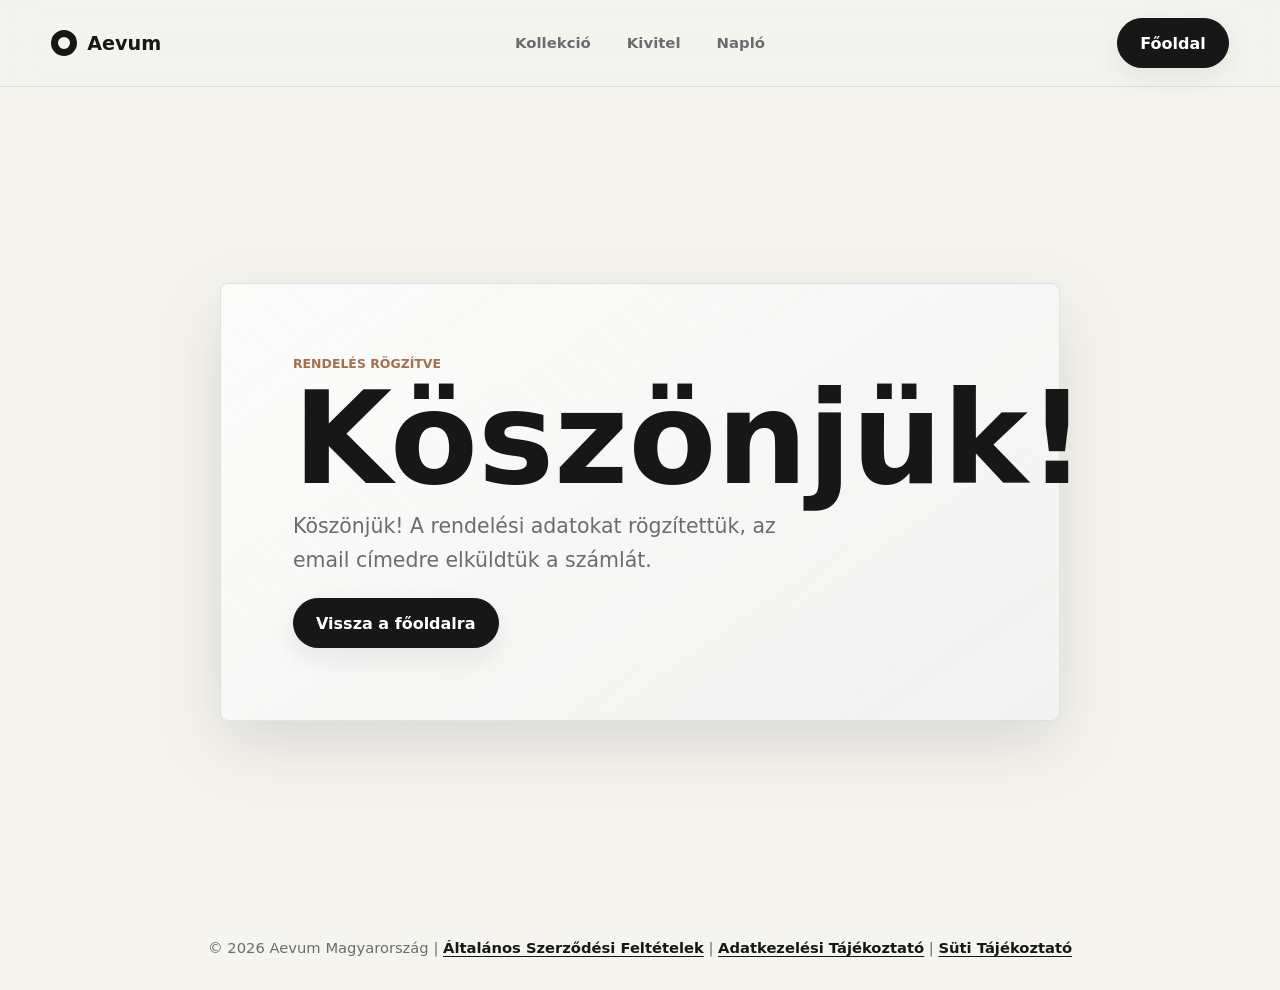
<file: thankyou.html>
<!DOCTYPE html>
<html lang="hu">
<head>
  <meta charset="UTF-8">
  <meta name="viewport" content="width=device-width, initial-scale=1.0">
  <title>Aevum köszönet</title>
  <link rel="stylesheet" href="styles.css">
  <script>
    window.aevumLoaderTimer = window.setTimeout(function () {
      document.documentElement.classList.add("show-page-loader");
    }, 900);
    window.addEventListener("load", function () {
      window.clearTimeout(window.aevumLoaderTimer);
      document.documentElement.classList.remove("show-page-loader");
    });
  </script>
</head>
<body>
  <div class="page-loader" role="status" aria-live="polite">
    <span class="loader-ring" aria-hidden="true"></span>
    <span>Betöltés...</span>
  </div>

  <header class="site-header">
    <a class="brand" href="index.html" aria-label="Vissza az Aevum főoldalra">
      <span class="brand-mark"></span>
      Aevum
    </a>
    <nav class="nav" aria-label="Fő navigáció">
      <a href="index.html#collection">Kollekció</a>
      <a href="index.html#craft">Kivitel</a>
      <a href="index.html#journal">Napló</a>
    </nav>
    <a class="icon-button bubble-button primary" href="index.html">Főoldal</a>
  </header>

  <main>
    <section class="thanks-page">
      <div class="thanks-panel reveal">
        <p class="eyebrow">Rendelés rögzítve</p>
        <h1>Köszönjük!</h1>
        <p class="hero-text" id="thanksMessage">Köszönjük! A rendelési adatokat rögzítettük, az email címedre elküldtük a számlát.</p>
        <a class="bubble-button primary" href="index.html">Vissza a főoldalra</a>
      </div>
    </section>
  </main>

  <footer class="site-footer">
    <p>© 2026 Aevum Magyarország | <button class="footer-link" type="button" data-open-terms>Általános Szerződési Feltételek</button> | <button class="footer-link" type="button" data-open-privacy>Adatkezelési Tájékoztató</button> | <button class="footer-link" type="button" data-open-cookie>Süti Tájékoztató</button></p>
  </footer>

  <div class="privacy-modal" id="termsModal" hidden>
    <div class="privacy-modal-backdrop" data-terms-close></div>
    <section class="privacy-dialog" role="dialog" aria-modal="true" aria-labelledby="termsTitle">
      <button class="privacy-close" type="button" data-close-terms aria-label="Bezárás">×</button>
      <h2 id="termsTitle">Általános Szerződési Feltételek (ÁSZF)</h2>
      <div class="privacy-text">
        <h3>Bevezetés</h3>
        <p>Jelen Általános Szerződési Feltételek (a továbbiakban: ÁSZF) Kubena Colton egyéni vállalkozó (a továbbiakban: Szolgáltató) által üzemeltetett Aevum Magyarország webáruházban történő vásárlás jogi feltételeit és a felek közötti jogokat, kötelezettségeket szabályozza.</p>
        <p>A webáruházban történő megrendelés elküldésével a Vásárló kijelenti, hogy a jelen ÁSZF feltételeit megismerte, elfogadja és magára nézve kötelezőnek ismeri el.</p>

        <h3>A Szolgáltató (Eladó) adatai</h3>
        <p>Név: Kubena Colton E.V.<br>Székhely: 8000 Székesfehérvár, Donát utca 64.<br>Adószám: [Ide jön az adószámod]<br>Nyilvántartási szám: [Ide jön a nyilvántartási számod]<br>E-mail cím: aevummagyarorszag@gmail.com<br>Tárhelyszolgáltató: GitHub Inc. (88 Colin P. Kelly Jr. St, San Francisco, CA 94107, USA, support@github.com)</p>

        <h3>Megvásárolható termékek és árak</h3>
        <p>A webáruházban megjelenített termékek árai magyar forintban (Ft) értendők, és bruttó árak (a Szolgáltató alanyi adómentes, így áfa nem terheli az árakat).</p>
        <p>A termékek árai a szállítási költséget nem tartalmazzák. A szállítási díj a rendelési folyamat során, a végösszeg előtt külön feltüntetésre kerül.</p>

        <h3>A rendelés menete és a szerződés létrejötte</h3>
        <p>A vásárlás regisztráció nélkül, a kosár és a megrendelő űrlap kitöltésével történik. A rendelés leadásával a felek között elektronikus úton megkötött szerződés jön létre, amely nem minősül írásbeli szerződésnek, azt a Szolgáltató nem iktatja. A szerződés nyelve a magyar.</p>
        <p>A rendelés beérkezéséről a Szolgáltató a Google Sheets/Forms rendszerén keresztül, valamint manuálisan visszaigazoló e-mailt küld a Vásárlónak.</p>

        <h3>Fizetési és szállítási feltételek</h3>
        <p>Fizetési módok: Utánvétel (fizetés a futárnál készpénzzel vagy bankkártyával a csomag átvételekor).</p>
        <p>Szállítási mód: A csomagok kézbesítését a GLS General Logistics Systems Hungary Kft. végzi.</p>
        <p>Szállítási idő: A rendelés visszaigazolásától számított általában 1-3 munkanap.</p>
        <p>Számlázás: A vásárlásról szóló elektronikus számlát a KBOSS.hu Kft. (Számlázz.hu) rendszerén keresztül állítjuk ki, és e-mailben küldjük meg a Vásárlónak.</p>

        <h3>Elállási jog (14 napos pénzvisszafizetési garancia)</h3>
        <p>A fogyasztónak minősülő Vásárló a termék átvételétől számított 14 napon belül jogosult indokolás nélkül elállni a vásárlástól (a 45/2014. (II. 26.) Korm. rendelet alapján).</p>
        <p>Az elállás menete: A Vásárlónak az elállási szándékát egyértelmű e-mailben (aevummagyarorszag@gmail.com) kell jeleznie.</p>
        <p>A visszaküldés költsége: A termék visszaküldésének közvetlen költsége a Vásárlót terheli.</p>
        <p>Visszatérítés: A Szolgáltató a termék sértetlen állapotban történő visszaérkezését követő 14 napon belül visszatéríti a Vásárló által megfizetett teljes összeget (a termék árát és az eredeti szállítási díjat) banki átutalással.</p>

        <h3>Kellékszavatosság és jótállás</h3>
        <p>A vásárolt termékekre a Polgári Törvénykönyv szabályai szerint kellékszavatosság vonatkozik. Ha a termék gyári hibás vagy a szállítás során megsérült, a Vásárló elsősorban kijavítást vagy cserét, másodsorban árleszállítást kérhet, vagy elállhat a szerződéstől. Nem érvényesíthető a szavatossági jog, ha a hiba a nem rendeltetésszerű használatból (pl. beázás nem vízálló óránál, mechanikai sérülés) ered.</p>

        <h3>Panaszkezelés és jogviták</h3>
        <p>A Vásárló a termékkel vagy a Szolgáltató tevékenységével kapcsolatos panaszaival a aevummagyarorszag@gmail.com e-mail címen fordulhat a Szolgáltatóhoz, amit 30 napon belül kivizsgálunk és megválaszolunk.</p>
        <p>Amennyiben a jogvita nem rendeződik, a Vásárló a lakóhelye szerint illetékes Békéltető Testülethez vagy a Fogyasztóvédelmi Hatósághoz fordulhat.</p>
        <p>Jelen ÁSZF hatályos: 2026. július 16-tól visszavonásig.</p>
      </div>
    </section>
  </div>

  <div class="privacy-modal" id="cookieModal" hidden>
    <div class="privacy-modal-backdrop" data-cookie-close></div>
    <section class="privacy-dialog" role="dialog" aria-modal="true" aria-labelledby="cookieTitle">
      <button class="privacy-close" type="button" data-close-cookie aria-label="Bezárás">×</button>
      <h2 id="cookieTitle">Süti Tájékoztató</h2>
      <div class="privacy-text">
        <p>Weboldalunk kizárólag a technikai működéshez elengedhetetlen (alapvető) sütiket használ a GitHub Pages és a Google Forms szolgáltatások keretében.</p>
        <p><strong>Adatkezelő:</strong> Kubena Colton<br><strong>Kapcsolat:</strong> aevummagyarorszag@gmail.com</p>
      </div>
    </section>
  </div>

  <script src="app.js"></script>
</body>
</html>
</file>
<file: styles.css>
:root {
  --ink: #171717;
  --muted: #696d70;
  --paper: #f5f4ef;
  --panel: #ffffff;
  --line: rgba(23, 23, 23, 0.1);
  --accent: #a46f4d;
  --blue: #516c7d;
  --green: #7b8a70;
  --shadow: 0 24px 70px rgba(31, 29, 24, 0.13);
}

* {
  box-sizing: border-box;
}

html {
  scroll-behavior: smooth;
}

body {
  margin: 0;
  font-family: Inter, ui-sans-serif, system-ui, -apple-system, BlinkMacSystemFont, "Segoe UI", Arial, sans-serif;
  background: var(--paper);
  color: var(--ink);
  min-height: 100vh;
}

.page-loader {
  position: fixed;
  inset: 0;
  z-index: 1000;
  display: none;
  place-items: center;
  gap: 14px;
  background: rgba(245, 244, 239, 0.92);
  color: var(--ink);
  font-weight: 800;
  backdrop-filter: blur(12px);
}

.show-page-loader .page-loader {
  display: grid;
}

.loader-ring {
  width: 42px;
  height: 42px;
  border: 3px solid rgba(23, 23, 23, 0.16);
  border-top-color: var(--ink);
  border-radius: 50%;
  animation: loaderSpin 820ms linear infinite;
}

a {
  color: inherit;
  text-decoration: none;
}

button {
  font: inherit;
}

.site-header {
  position: sticky;
  top: 0;
  z-index: 20;
  display: grid;
  grid-template-columns: 1fr auto 1fr;
  align-items: center;
  gap: 24px;
  padding: 18px clamp(18px, 4vw, 56px);
  background: rgba(245, 244, 239, 0.82);
  border-bottom: 1px solid var(--line);
  backdrop-filter: blur(18px);
}

.brand {
  display: inline-flex;
  align-items: center;
  gap: 10px;
  width: max-content;
  font-weight: 800;
  font-size: 1.2rem;
}

.brand-mark {
  width: 26px;
  height: 26px;
  border: 7px solid var(--ink);
  border-radius: 50%;
  box-shadow: inset 0 0 0 2px var(--paper);
}

.nav {
  display: flex;
  align-items: center;
  gap: clamp(16px, 4vw, 36px);
  color: var(--muted);
  font-size: 0.93rem;
  font-weight: 600;
}

.nav a {
  position: relative;
}

.nav a::after {
  position: absolute;
  left: 0;
  bottom: -8px;
  width: 100%;
  height: 2px;
  background: var(--ink);
  transform: scaleX(0);
  transform-origin: right;
  transition: transform 220ms ease;
  content: "";
}

.nav a:hover::after {
  transform: scaleX(1);
  transform-origin: left;
}

.icon-button {
  justify-self: end;
  border: 0;
}

.cart-link {
  padding-right: 14px;
}

.shopping-cart {
  width: 32px;
  height: 32px;
  flex: 0 0 32px;
  display: block;
  margin: -3px -2px -3px -4px;
  overflow: visible;
  transform: translateX(0);
  transition: transform 180ms ease;
}

.cart-link.cart-ride .shopping-cart {
  animation: cartDriveRight 620ms cubic-bezier(0.2, 0.9, 0.22, 1) forwards;
}

.cart-count {
  display: inline-grid;
  place-items: center;
  min-width: 22px;
  height: 22px;
  padding: 0 6px;
  border-radius: 999px;
  background: #fff;
  color: var(--ink);
  font-size: 0.76rem;
  line-height: 1;
}

.hero {
  display: grid;
  grid-template-columns: minmax(0, 0.92fr) minmax(340px, 1.08fr);
  min-height: calc(92vh - 70px);
  padding: clamp(42px, 6vw, 82px) clamp(18px, 4vw, 56px) 36px;
  gap: clamp(28px, 5vw, 72px);
  align-items: center;
  overflow: hidden;
}

.hero-copy {
  max-width: 640px;
}

.eyebrow {
  margin: 0 0 16px;
  color: var(--accent);
  text-transform: uppercase;
  letter-spacing: 0;
  font-size: 0.78rem;
  font-weight: 800;
}

h1,
h2,
h3,
p {
  margin-top: 0;
}

h1 {
  margin-bottom: 18px;
  font-size: clamp(4.5rem, 17vw, 12.5rem);
  line-height: 0.82;
  letter-spacing: 0;
}

h2 {
  margin-bottom: 0;
  font-size: clamp(2.1rem, 5vw, 4.8rem);
  line-height: 0.95;
  letter-spacing: 0;
}

h3 {
  margin-bottom: 8px;
  font-size: 1.25rem;
}

.hero-text {
  max-width: 540px;
  color: var(--muted);
  font-size: clamp(1.02rem, 2vw, 1.28rem);
  line-height: 1.65;
}

.hero-actions {
  display: flex;
  flex-wrap: wrap;
  gap: 14px;
  margin-top: 34px;
}

.bubble-button {
  --button-bg: var(--panel);
  --button-color: var(--ink);
  position: relative;
  isolation: isolate;
  display: inline-flex;
  align-items: center;
  justify-content: center;
  gap: 9px;
  min-height: 50px;
  padding: 0 22px;
  border: 1px solid rgba(23, 23, 23, 0.12);
  border-radius: 999px;
  background: var(--button-bg);
  color: var(--button-color);
  cursor: pointer;
  overflow: hidden;
  font-weight: 800;
  box-shadow: 0 10px 28px rgba(23, 23, 23, 0.08);
  transition: transform 180ms ease, box-shadow 180ms ease, border-color 180ms ease;
}

.bubble-button::before,
.bubble-button::after {
  position: absolute;
  z-index: -1;
  width: 38px;
  height: 38px;
  border-radius: 50%;
  background: rgba(255, 255, 255, 0.38);
  transform: translate3d(-80px, 46px, 0) scale(0);
  transition: transform 420ms cubic-bezier(0.2, 0.9, 0.2, 1);
  content: "";
}

.bubble-button::before {
  left: var(--x, 50%);
  top: var(--y, 50%);
}

.bubble-button::after {
  width: 58px;
  height: 58px;
  background: rgba(255, 255, 255, 0.22);
  transform: translate3d(86px, -38px, 0) scale(0);
}

.bubble-button:hover {
  border-color: rgba(23, 23, 23, 0.2);
}

.bubble-button.pop::before {
  transform: translate3d(-10px, 2px, 0) scale(4.3);
}

.bubble-button.pop::after {
  transform: translate3d(16px, -4px, 0) scale(3.2);
}

.bubble-button.pop {
  animation: buttonPop 360ms ease;
}

.bubble-button.primary {
  --button-bg: var(--ink);
  --button-color: #fff;
  border-color: var(--ink);
}

.bubble-button.primary::before {
  background: rgba(164, 111, 77, 0.55);
}

.bubble-button.primary::after {
  background: rgba(123, 138, 112, 0.42);
}

.bubble-button.secondary {
  background: transparent;
}

.bubble-button.small {
  min-height: 42px;
  padding: 0 18px;
  box-shadow: none;
}

.hero-stage {
  position: relative;
  min-height: min(72vw, 660px);
  display: grid;
  place-items: center;
}

.watch-orbit {
  position: relative;
  width: min(72vw, 560px);
  aspect-ratio: 1;
  display: grid;
  place-items: center;
  border-radius: 50%;
  background:
    radial-gradient(circle at 52% 42%, rgba(255, 255, 255, 0.95), rgba(255, 255, 255, 0.25) 37%, transparent 38%),
    linear-gradient(135deg, rgba(81, 108, 125, 0.18), rgba(164, 111, 77, 0.18));
  animation: breathe 7s ease-in-out infinite;
}

.image-orbit {
  width: min(70vw, 560px);
  min-height: min(76vw, 660px);
  aspect-ratio: 0.78;
  background:
    radial-gradient(circle at 50% 48%, rgba(255, 255, 255, 0.72), rgba(255, 255, 255, 0.18) 38%, transparent 62%),
    linear-gradient(135deg, rgba(81, 108, 125, 0.16), rgba(164, 111, 77, 0.14));
  overflow: visible;
}

.feature-watch-wrap {
  --watch-scroll-y: 0px;
  --watch-scroll-rotate: 0deg;
  position: relative;
  z-index: 2;
  display: block;
  width: min(64%, 355px);
  height: auto;
  transform: translateY(var(--watch-scroll-y)) rotate(var(--watch-scroll-rotate));
  transition: transform 120ms linear;
  animation: imageFloat 5.4s ease-in-out infinite;
}

.feature-watch-image {
  display: block;
  width: 100%;
  height: auto;
  filter: drop-shadow(0 28px 42px rgba(23, 23, 23, 0.22));
}

.feature-watch-hands {
  position: absolute;
  inset: 0;
  z-index: 3;
  pointer-events: none;
}

.feature-hand {
  position: absolute;
  left: 50%;
  top: 42.7%;
  display: block;
  border-radius: 999px;
  background: #f7f8fb;
  box-shadow: 0 0 0 1px rgba(18, 22, 26, 0.2), 0 2px 6px rgba(0, 0, 0, 0.22);
  transform-origin: 50% 100%;
}

.feature-hour-hand {
  width: 4px;
  height: 10%;
  transform: translate(-50%, -100%) rotate(var(--feature-hour-rotation, 310deg));
}

.feature-minute-hand {
  width: 3px;
  height: 14%;
  transform: translate(-50%, -100%) rotate(var(--feature-minute-rotation, 42deg));
}

.feature-pin {
  position: absolute;
  left: 50%;
  top: 42.7%;
  width: 12px;
  height: 12px;
  border: 2px solid #eef1f5;
  border-radius: 50%;
  background: #c4cbd4;
  box-shadow: 0 2px 8px rgba(0, 0, 0, 0.24);
  transform: translate(-50%, -50%);
}

.watch-shadow {
  position: absolute;
  bottom: 11%;
  width: 48%;
  height: 9%;
  background: rgba(23, 23, 23, 0.18);
  border-radius: 50%;
  filter: blur(12px);
  animation: shadowPulse 5s ease-in-out infinite;
}

.image-shadow {
  bottom: 7%;
  width: 46%;
  height: 7%;
}

.watch {
  position: relative;
  width: 180px;
  height: 460px;
  animation: floatWatch 5s ease-in-out infinite;
}

.strap {
  position: absolute;
  left: 50%;
  width: 88px;
  height: 168px;
  transform: translateX(-50%);
  background: linear-gradient(90deg, #151515, #343434 48%, #101010);
  border: 1px solid rgba(255, 255, 255, 0.18);
}

.strap-top {
  top: 0;
  border-radius: 32px 32px 10px 10px;
}

.strap-bottom {
  bottom: 0;
  border-radius: 10px 10px 32px 32px;
}

.case {
  position: absolute;
  inset: 136px 0;
  display: grid;
  place-items: center;
  border-radius: 50%;
  background: linear-gradient(145deg, #fbfaf6, #9d9d98 44%, #ffffff 52%, #777a78);
  box-shadow: var(--shadow);
}

.dial {
  position: relative;
  width: 142px;
  height: 142px;
  border-radius: 50%;
  background:
    linear-gradient(120deg, rgba(255, 255, 255, 0.7), transparent 38%),
    #eee9dd;
  border: 8px solid #202020;
  box-shadow: inset 0 0 34px rgba(23, 23, 23, 0.12);
}

.dial-brand {
  position: absolute;
  top: 46px;
  left: 0;
  width: 100%;
  text-align: center;
  font-size: 0.62rem;
  font-weight: 800;
}

.marker,
.hand,
.pin {
  position: absolute;
  display: block;
  background: var(--ink);
}

.marker {
  border-radius: 999px;
}

.m12,
.m6 {
  left: 50%;
  width: 3px;
  height: 16px;
  transform: translateX(-50%);
}

.m12 {
  top: 12px;
}

.m6 {
  bottom: 12px;
}

.m3,
.m9 {
  top: 50%;
  width: 16px;
  height: 3px;
  transform: translateY(-50%);
}

.m3 {
  right: 12px;
}

.m9 {
  left: 12px;
}

.hand {
  left: 50%;
  bottom: 50%;
  width: 4px;
  border-radius: 999px;
  transform-origin: bottom;
}

.hour-hand {
  height: 38px;
  transform: translateX(-50%) rotate(315deg);
}

.minute-hand {
  height: 50px;
  background: var(--accent);
  transform: translateX(-50%) rotate(42deg);
}

.pin {
  left: 50%;
  top: 50%;
  width: 13px;
  height: 13px;
  border-radius: 50%;
  transform: translate(-50%, -50%);
}

.floating-note {
  position: absolute;
  padding: 12px 15px;
  border: 1px solid rgba(23, 23, 23, 0.1);
  border-radius: 999px;
  background: rgba(255, 255, 255, 0.72);
  backdrop-filter: blur(14px);
  color: var(--muted);
  font-weight: 800;
  box-shadow: 0 18px 42px rgba(23, 23, 23, 0.1);
}

.note-one {
  top: 18%;
  right: 8%;
  animation: floatLabel 6s ease-in-out infinite;
}

.note-two {
  left: 8%;
  bottom: 18%;
  animation: floatLabel 6s 1.1s ease-in-out infinite;
}

.section {
  padding: clamp(70px, 10vw, 120px) clamp(18px, 4vw, 56px);
}

.section-heading {
  display: grid;
  grid-template-columns: minmax(0, 0.8fr) minmax(260px, 1.2fr);
  gap: 24px;
  align-items: end;
  margin-bottom: 32px;
}

.product-grid {
  display: grid;
  grid-template-columns: repeat(3, minmax(0, 1fr));
  gap: 18px;
}

.product-card {
  position: relative;
  display: grid;
  min-height: 430px;
  padding: 22px;
  border: 1px solid var(--line);
  border-radius: 8px;
  background: rgba(255, 255, 255, 0.62);
  overflow: hidden;
  box-shadow: 0 18px 48px rgba(23, 23, 23, 0.07);
  transition: transform 220ms ease, background 220ms ease;
}

.product-card:hover {
  transform: translateY(-8px);
  background: rgba(255, 255, 255, 0.86);
}

.product-card p {
  color: var(--muted);
  line-height: 1.55;
}

.mini-watch {
  position: relative;
  display: grid;
  place-items: center;
  min-height: 220px;
  margin-bottom: 20px;
}

.mini-watch::before {
  position: absolute;
  width: 190px;
  height: 190px;
  border-radius: 50%;
  background: rgba(81, 108, 125, 0.12);
  content: "";
}

.mini-strap {
  width: 54px;
  height: 188px;
  border-radius: 26px;
  background: #171717;
}

.mini-case {
  position: absolute;
  width: 118px;
  height: 118px;
  border-radius: 50%;
  border: 12px solid #d9d6ce;
  background: #fbfaf6;
  box-shadow: 0 18px 34px rgba(23, 23, 23, 0.14), inset 0 0 0 4px #171717;
}

.graphite .mini-strap {
  background: #1d2529;
}

.graphite .mini-case {
  border-color: #4b5354;
  background: #15191b;
}

.copper .mini-strap {
  background: #563b30;
}

.copper .mini-case {
  border-color: #a46f4d;
  background: #ded0c1;
}

.card-footer {
  display: flex;
  align-items: center;
  justify-content: space-between;
  align-self: end;
  gap: 12px;
  font-weight: 800;
}

.product-actions {
  display: grid;
  grid-template-columns: 1fr auto auto;
  align-items: center;
  gap: 12px;
}

.product-actions > span {
  margin-right: 0;
  white-space: nowrap;
}

.quantity-control {
  display: inline-flex;
  align-items: center;
  gap: 8px;
  white-space: nowrap;
}

.add-to-cart {
  min-width: 142px;
  justify-content: space-between;
}

.add-to-cart .add-label {
  margin-right: 8px;
}

.item-count {
  display: none;
  place-items: center;
  min-width: 24px;
  height: 24px;
  padding: 0 7px;
  border-radius: 999px;
  background: rgba(255, 255, 255, 0.96);
  color: var(--ink);
  font-size: 0.78rem;
  line-height: 1;
}

.quantity-control.added .item-count {
  display: inline-grid;
}

.plus-button,
.minus-button {
  display: none;
  width: 42px;
  min-width: 42px;
  min-height: 42px;
  padding: 0;
  font-size: 1.18rem;
  line-height: 1;
}

.quantity-control.added .plus-button,
.quantity-control.added .minus-button {
  display: inline-flex;
}

.minus-button {
  background: rgba(255, 255, 255, 0.68);
  color: var(--ink);
}

.craft {
  display: grid;
  grid-template-columns: minmax(0, 1.05fr) minmax(300px, 0.95fr);
  gap: clamp(28px, 6vw, 82px);
  align-items: start;
  background: #191a18;
  color: #f8f5ee;
}

.craft .eyebrow {
  color: #c0c9b5;
}

.craft-list {
  display: grid;
  gap: 14px;
}

.craft-list div {
  display: grid;
  grid-template-columns: 48px 1fr;
  gap: 18px;
  padding: 20px 0;
  border-bottom: 1px solid rgba(255, 255, 255, 0.16);
}

.craft-list span {
  color: #c89b7f;
  font-weight: 800;
}

.craft-list p {
  margin: 0;
  color: rgba(248, 245, 238, 0.76);
  line-height: 1.6;
}

.journal {
  padding-bottom: clamp(42px, 6vw, 82px);
}

.journal-panel {
  display: grid;
  grid-template-columns: 1fr auto;
  gap: 24px;
  align-items: end;
  padding: clamp(28px, 5vw, 58px);
  border-radius: 8px;
  background:
    linear-gradient(120deg, rgba(255, 255, 255, 0.5), transparent 42%),
    linear-gradient(135deg, rgba(123, 138, 112, 0.22), rgba(81, 108, 125, 0.18));
}

.journal-panel p:not(.eyebrow) {
  max-width: 590px;
  color: var(--muted);
  line-height: 1.65;
}

.contact-section {
  padding-top: 0;
}

.contact-panel {
  display: grid;
  grid-template-columns: minmax(0, 0.9fr) minmax(320px, 1fr);
  gap: clamp(22px, 5vw, 64px);
  align-items: start;
  padding: clamp(28px, 5vw, 58px);
  border-top: 1px solid var(--line);
  border-bottom: 1px solid var(--line);
  background: rgba(255, 255, 255, 0.48);
}

.contact-info h2 {
  margin-bottom: 16px;
}

.contact-email {
  display: inline-flex;
  color: var(--ink);
  font-size: clamp(1rem, 2.1vw, 1.35rem);
  font-weight: 800;
  text-decoration: underline;
  text-underline-offset: 5px;
}

.subscribe-form {
  display: grid;
  gap: 16px;
}

.subscribe-form p:not(.eyebrow),
.subscribe-message {
  margin: 0;
  color: var(--muted);
  line-height: 1.55;
}

.subscribe-row {
  display: grid;
  grid-template-columns: minmax(0, 1fr) auto;
  gap: 10px;
}

.subscribe-row input {
  width: 100%;
  min-height: 48px;
  border: 1px solid rgba(23, 23, 23, 0.14);
  border-radius: 999px;
  padding: 0 18px;
  background: rgba(255, 255, 255, 0.88);
  color: var(--ink);
  font: inherit;
  outline: none;
  transition: border-color 180ms ease, box-shadow 180ms ease;
}

.subscribe-row input:focus {
  border-color: rgba(23, 23, 23, 0.42);
  box-shadow: 0 0 0 4px rgba(49, 116, 198, 0.12);
}

.subscribe-message.success {
  color: #3f6549;
  font-weight: 800;
}

.checkout-hero {
  display: grid;
  grid-template-columns: minmax(0, 0.82fr) minmax(340px, 1.18fr);
  gap: clamp(28px, 5vw, 72px);
  align-items: start;
  min-height: calc(100vh - 70px);
  padding: clamp(54px, 8vw, 110px) clamp(18px, 4vw, 56px);
}

.checkout-copy {
  position: sticky;
  top: 118px;
}

.checkout-copy h1 {
  font-size: clamp(3.6rem, 12vw, 8.5rem);
}

.checkout-form {
  display: grid;
  gap: 18px;
  padding: clamp(22px, 4vw, 42px);
  border: 1px solid var(--line);
  border-radius: 8px;
  background:
    linear-gradient(145deg, rgba(255, 255, 255, 0.88), rgba(255, 255, 255, 0.58)),
    linear-gradient(135deg, rgba(123, 138, 112, 0.14), rgba(164, 111, 77, 0.14));
  box-shadow: var(--shadow);
}

.selected-watch,
.cart-summary {
  display: flex;
  flex-direction: column;
  gap: 16px;
  padding: 16px 18px;
  border: 1px solid rgba(23, 23, 23, 0.09);
  border-radius: 8px;
  background: rgba(245, 244, 239, 0.86);
}

.selected-watch span,
.cart-summary-head span,
.cart-item span,
.empty-cart,
.form-note {
  color: var(--muted);
}

.cart-summary-head,
.cart-item {
  display: flex;
  align-items: center;
  justify-content: space-between;
  gap: 16px;
  width: 100%;
}

.cart-items {
  display: grid;
  gap: 10px;
  width: 100%;
}

.cart-item {
  padding: 12px 0;
  border-top: 1px solid rgba(23, 23, 23, 0.08);
}

.cart-item div {
  display: grid;
  gap: 4px;
}

.cart-line {
  display: flex;
  align-items: center;
  justify-content: space-between;
  gap: 16px;
  width: 100%;
  padding-top: 12px;
  border-top: 1px solid rgba(23, 23, 23, 0.08);
}

.cart-total-line {
  color: var(--ink);
  font-weight: 800;
}

.discount-line {
  color: #4f6346;
}

.discount-line em {
  display: inline-flex;
  margin-left: 6px;
  padding: 4px 8px;
  border-radius: 999px;
  background: rgba(123, 138, 112, 0.16);
  color: #3e5436;
  font-style: normal;
  font-weight: 900;
  animation: discountPop 420ms cubic-bezier(0.2, 0.9, 0.2, 1) both;
}

.cart-remove {
  width: 42px;
  min-width: 42px;
  min-height: 42px;
  padding: 0;
  box-shadow: none;
}

.trash-icon {
  position: relative;
  width: 16px;
  height: 18px;
  border: 2px solid currentColor;
  border-top: 0;
  border-radius: 0 0 4px 4px;
}

.trash-icon::before {
  position: absolute;
  left: -3px;
  top: -6px;
  width: 20px;
  height: 2px;
  border-radius: 999px;
  background: currentColor;
  content: "";
}

.trash-icon::after {
  position: absolute;
  left: 4px;
  top: -10px;
  width: 8px;
  height: 4px;
  border: 2px solid currentColor;
  border-bottom: 0;
  border-radius: 4px 4px 0 0;
  content: "";
}

.empty-cart {
  margin: 0;
  line-height: 1.55;
}

.discount-panel {
  display: grid;
  gap: 12px;
  padding: 14px;
  border: 1px solid rgba(81, 108, 125, 0.2);
  border-radius: 8px;
  background:
    linear-gradient(135deg, rgba(81, 108, 125, 0.12), rgba(123, 138, 112, 0.12)),
    rgba(255, 255, 255, 0.52);
  overflow: hidden;
}

.discount-choice-row {
  display: grid;
  grid-template-columns: repeat(2, minmax(0, 1fr));
  gap: 10px;
}

.discount-choice {
  min-height: 42px;
  padding: 0 14px;
  box-shadow: none;
}

.discount-choice.active {
  background: var(--ink);
  color: #fff;
}

.discount-entry {
  display: none;
  gap: 8px;
  animation: discountReveal 360ms ease both;
}

.discount-panel.open .discount-entry {
  display: grid;
}

.discount-input-row {
  display: grid;
  grid-template-columns: minmax(0, 1fr) auto;
  gap: 10px;
  align-items: center;
}

.discount-input-row input {
  min-height: 44px;
  border: 1px solid rgba(23, 23, 23, 0.14);
  border-radius: 8px;
  background: rgba(255, 255, 255, 0.82);
  color: var(--ink);
  font: inherit;
  font-weight: 600;
  padding: 0 14px;
  outline: none;
}

.discount-input-row input:focus {
  border-color: rgba(164, 111, 77, 0.72);
  background: #fff;
  box-shadow: 0 0 0 4px rgba(164, 111, 77, 0.13);
}

.discount-message {
  margin: 0;
  color: var(--muted);
  line-height: 1.45;
  font-size: 0.92rem;
}

.discount-message.error {
  color: #9b3f32;
  font-weight: 800;
}

.discount-message.success {
  color: #4f6346;
  font-weight: 800;
}

.discount-badge {
  display: none;
  width: max-content;
  margin: 0;
  padding: 8px 12px;
  border-radius: 999px;
  background: #171717;
  color: #fff;
  font-weight: 900;
  box-shadow: 0 14px 30px rgba(23, 23, 23, 0.16);
  animation: discountPop 420ms cubic-bezier(0.2, 0.9, 0.2, 1) both;
}

.discount-panel.applied .discount-badge {
  display: inline-flex;
}

.checkout-form label {
  display: grid;
  gap: 8px;
  color: var(--ink);
  font-weight: 800;
}

.address-fields {
  display: grid;
  gap: 16px;
}

.field-note {
  margin: 0;
  color: var(--muted);
  line-height: 1.55;
  font-size: 0.95rem;
}

.checkout-form input,
.checkout-form textarea {
  width: 100%;
  border: 1px solid rgba(23, 23, 23, 0.14);
  border-radius: 8px;
  background: rgba(255, 255, 255, 0.82);
  color: var(--ink);
  font: inherit;
  font-weight: 600;
  outline: none;
  transition: border-color 180ms ease, box-shadow 180ms ease, background 180ms ease;
}

.checkout-form input {
  min-height: 52px;
  padding: 0 16px;
}

.checkout-form textarea {
  resize: vertical;
  min-height: 118px;
  padding: 15px 16px;
}

.checkout-form input:focus,
.checkout-form textarea:focus {
  border-color: rgba(164, 111, 77, 0.72);
  background: #fff;
  box-shadow: 0 0 0 4px rgba(164, 111, 77, 0.13);
}

.form-row {
  display: grid;
  grid-template-columns: repeat(2, minmax(0, 1fr));
  gap: 16px;
}

.checkout-submit {
  width: max-content;
  margin-top: 8px;
}

.privacy-consent {
  display: grid;
  grid-template-columns: 20px 1fr;
  gap: 9px;
  align-items: start;
  padding: 12px 13px;
  border: 1px solid rgba(23, 23, 23, 0.1);
  border-radius: 8px;
  background: rgba(255, 255, 255, 0.56);
  color: var(--muted);
  line-height: 1.35;
  font-size: 0.82rem;
  font-weight: 500;
}

.privacy-consent span {
  display: flex;
  flex-wrap: wrap;
  align-items: baseline;
  gap: 0 4px;
}

.privacy-consent input {
  width: 18px;
  height: 18px;
  min-height: 18px;
  margin-top: 2px;
  accent-color: var(--ink);
}

.privacy-link {
  appearance: none;
  border: 0;
  background: transparent;
  padding: 0;
  color: var(--ink);
  text-decoration: underline;
  text-underline-offset: 3px;
  font: inherit;
  font-weight: 600;
  cursor: pointer;
}

.form-note {
  margin: 0;
  line-height: 1.55;
  font-size: 0.95rem;
}

.privacy-modal[hidden] {
  display: none;
}

.privacy-modal {
  position: fixed;
  inset: 0;
  z-index: 100;
  display: grid;
  place-items: center;
  padding: 18px;
}

.privacy-modal-backdrop {
  position: absolute;
  inset: 0;
  background: rgba(0, 0, 0, 0.45);
}

.privacy-dialog {
  position: relative;
  z-index: 1;
  width: min(680px, 100%);
  max-height: min(82vh, 760px);
  overflow: auto;
  background: #fff;
  color: #171717;
  border: 1px solid rgba(23, 23, 23, 0.16);
  border-radius: 6px;
  padding: 24px;
  box-shadow: 0 18px 60px rgba(0, 0, 0, 0.22);
}

.privacy-dialog h2 {
  margin: 0 0 16px;
  font-size: 1.35rem;
}

.privacy-text {
  display: grid;
  gap: 11px;
  font-size: 0.95rem;
  line-height: 1.58;
}

.privacy-text p {
  margin: 0;
}

.privacy-text h3 {
  margin: 12px 0 0;
  font-size: 1rem;
  line-height: 1.35;
}

.privacy-owner {
  margin-top: 16px !important;
  padding-top: 14px;
  border-top: 1px solid #ddd;
}

.privacy-close {
  position: absolute;
  top: 10px;
  right: 12px;
  width: 34px;
  height: 34px;
  border: 1px solid #ddd;
  border-radius: 50%;
  background: #fff;
  color: #171717;
  font-size: 1.5rem;
  line-height: 1;
  cursor: pointer;
}

.checkout-form.submitted .form-note {
  color: #4f6346;
  font-weight: 800;
}

.thanks-page {
  display: grid;
  place-items: center;
  min-height: calc(100vh - 70px);
  padding: clamp(54px, 8vw, 110px) clamp(18px, 4vw, 56px);
}

.thanks-panel {
  max-width: 840px;
  padding: clamp(28px, 6vw, 72px);
  border: 1px solid var(--line);
  border-radius: 8px;
  background:
    linear-gradient(145deg, rgba(255, 255, 255, 0.9), rgba(255, 255, 255, 0.6)),
    linear-gradient(135deg, rgba(123, 138, 112, 0.2), rgba(81, 108, 125, 0.14));
  box-shadow: var(--shadow);
}

.thanks-panel h1 {
  font-size: clamp(3.2rem, 10vw, 8rem);
}

.reveal {
  opacity: 0;
  transform: translateY(24px);
  transition: opacity 700ms ease, transform 700ms ease;
}

.reveal.visible {
  opacity: 1;
  transform: translateY(0);
}

@keyframes floatWatch {
  0%,
  100% {
    transform: translateY(0) rotate(-5deg);
  }
  50% {
    transform: translateY(-18px) rotate(3deg);
  }
}

@keyframes imageFloat {
  0%,
  100% {
    margin-top: 0;
  }
  50% {
    margin-top: -18px;
  }
}

@keyframes breathe {
  0%,
  100% {
    transform: scale(1);
  }
  50% {
    transform: scale(1.025);
  }
}

@keyframes shadowPulse {
  0%,
  100% {
    transform: scale(1);
    opacity: 0.78;
  }
  50% {
    transform: scale(0.86);
    opacity: 0.52;
  }
}

@keyframes floatLabel {
  0%,
  100% {
    transform: translateY(0);
  }
  50% {
    transform: translateY(-12px);
  }
}

@keyframes buttonPop {
  0% {
    transform: scale(1);
  }
  42% {
    transform: scale(0.96);
  }
  100% {
    transform: scale(1);
  }
}

@keyframes cartDriveRight {
  0% {
    opacity: 1;
    transform: translateX(0) scale(1) rotate(0deg);
  }
  35% {
    opacity: 0.92;
    transform: translateX(13px) scale(0.88) rotate(4deg);
  }
  68% {
    opacity: 0.48;
    transform: translateX(25px) scale(0.58) rotate(-2deg);
  }
  100% {
    opacity: 0;
    transform: translateX(36px) scale(0.32) rotate(0deg);
  }
}

@keyframes discountReveal {
  0% {
    opacity: 0;
    transform: translateY(-8px);
  }
  100% {
    opacity: 1;
    transform: translateY(0);
  }
}

@keyframes discountPop {
  0% {
    opacity: 0;
    transform: scale(0.82);
  }
  70% {
    opacity: 1;
    transform: scale(1.06);
  }
  100% {
    opacity: 1;
    transform: scale(1);
  }
}

@keyframes loaderSpin {
  to {
    transform: rotate(360deg);
  }
}

@media (max-width: 880px) {
  .site-header {
    grid-template-columns: 1fr auto;
  }

  .nav {
    display: none;
  }

  .hero,
  .section-heading,
  .craft,
  .journal-panel,
  .contact-panel,
  .checkout-hero {
    grid-template-columns: 1fr;
  }

  .hero {
    min-height: auto;
    padding-top: 48px;
  }

  .hero-stage {
    min-height: 520px;
  }

  .product-grid {
    grid-template-columns: 1fr;
  }

  .product-card {
    min-height: 380px;
  }

  .journal-panel {
    align-items: start;
  }

  .subscribe-row {
    grid-template-columns: 1fr;
  }

  .checkout-copy {
    position: static;
  }

  .form-row {
    grid-template-columns: 1fr;
  }
}

@media (max-width: 520px) {
  .site-header {
    padding-inline: 14px;
  }

  .hero,
  .section {
    padding-inline: 14px;
  }

  .hero-actions {
    display: grid;
  }

  .bubble-button {
    width: 100%;
  }

  .selected-watch,
  .cart-summary-head,
  .cart-item {
    display: grid;
  }

  .product-actions .bubble-button {
    width: auto;
  }

  .quantity-control {
    width: auto;
  }

  .product-actions .add-to-cart {
    width: auto;
  }

  .product-actions .plus-button {
    width: 42px;
  }

  .product-actions .minus-button {
    width: 42px;
  }

  .checkout-submit {
    width: 100%;
  }

  .icon-button {
    width: auto;
  }

  .watch-orbit {
    width: 100%;
  }

  .watch {
    transform-origin: center;
    scale: 0.86;
  }

  .floating-note {
    font-size: 0.82rem;
  }
}

@media (prefers-reduced-motion: reduce) {
  *,
  *::before,
  *::after {
    scroll-behavior: auto !important;
    animation-duration: 0.001ms !important;
    animation-iteration-count: 1 !important;
    transition-duration: 0.001ms !important;
  }
}


.product-card {
  align-content: start;
  min-height: 620px;
  gap: 18px;
}

.product-media {
  position: relative;
  display: grid;
  place-items: center;
  min-height: 292px;
  margin-bottom: 4px;
  border-radius: 8px;
  background: linear-gradient(145deg, rgba(255, 255, 255, 0.92), rgba(239, 238, 233, 0.72));
  overflow: hidden;
}

.product-image {
  width: 100%;
  height: 292px;
  object-fit: contain;
  padding: 14px;
  transition: transform 220ms ease, opacity 180ms ease;
}

.product-card:hover .product-image {
  transform: scale(1.035);
}

.gallery-button {
  position: absolute;
  top: 50%;
  z-index: 2;
  display: grid;
  place-items: center;
  width: 36px;
  height: 36px;
  border: 1px solid rgba(23, 23, 23, 0.12);
  border-radius: 50%;
  background: rgba(255, 255, 255, 0.84);
  color: var(--ink);
  font-size: 1.45rem;
  line-height: 1;
  cursor: pointer;
  transform: translateY(-50%);
  transition: transform 180ms ease, background 180ms ease;
}

.gallery-button:hover {
  background: #fff;
  transform: translateY(-50%) scale(1.08);
}

.gallery-prev {
  left: 12px;
}

.gallery-next {
  right: 12px;
}

.gallery-dots {
  position: absolute;
  left: 50%;
  bottom: 12px;
  display: flex;
  gap: 6px;
  transform: translateX(-50%);
}

.gallery-dot {
  width: 7px;
  height: 7px;
  border: 0;
  border-radius: 50%;
  background: rgba(23, 23, 23, 0.22);
  cursor: pointer;
}

.gallery-dot.active {
  width: 18px;
  border-radius: 999px;
  background: var(--ink);
}

.product-copy {
  display: grid;
  gap: 10px;
}

.color-picker {
  display: flex;
  align-items: center;
  gap: 8px;
  margin-top: 4px;
  color: var(--muted);
  font-size: 0.86rem;
  font-weight: 800;
}

.color-swatch {
  width: 22px;
  height: 22px;
  border: 2px solid rgba(23, 23, 23, 0.12);
  border-radius: 6px;
  cursor: pointer;
  box-shadow: inset 0 0 0 2px rgba(255, 255, 255, 0.86);
  transition: transform 180ms ease, border-color 180ms ease, box-shadow 180ms ease;
}

.color-swatch:hover,
.color-swatch.active {
  border-color: var(--ink);
  transform: translateY(-1px);
  box-shadow: inset 0 0 0 2px rgba(255, 255, 255, 0.86), 0 8px 18px rgba(23, 23, 23, 0.16);
}

.color-swatch.red {
  background: linear-gradient(135deg, #9d1618, #e04335);
}

.color-swatch.silver {
  background: linear-gradient(135deg, #f4f3ed, #9ca19a);
}

.color-swatch.green {
  background: linear-gradient(135deg, #2f7a35, #8bc35f);
}

.color-swatch.blue {
  background: linear-gradient(135deg, #102a52, #315f96);
}

@media (max-width: 520px) {
  .product-card {
    min-height: 0;
  }

  .product-media {
    min-height: 250px;
  }

  .product-image {
    height: 250px;
  }

  .gallery-button {
    width: 34px;
    height: 34px;
  }
}


.product-card {
  grid-template-rows: auto 1fr auto;
}

.product-copy {
  align-self: start;
}

.product-actions {
  grid-template-columns: 1fr auto;
  align-self: end;
  margin-top: auto;
}

.site-footer {
  padding: 22px clamp(18px, 4vw, 56px) 34px;
  color: var(--muted);
  text-align: center;
  font-size: 0.92rem;
}

.site-footer p {
  margin: 0;
}

.footer-link {
  appearance: none;
  border: 0;
  background: transparent;
  padding: 0;
  color: var(--ink);
  font: inherit;
  font-weight: 700;
  text-decoration: underline;
  text-underline-offset: 3px;
  cursor: pointer;
}

.contact-panel {
  grid-template-columns: 1fr;
}

.contact-info {
  display: flex;
  flex-wrap: wrap;
  align-items: baseline;
  justify-content: space-between;
  gap: 10px 24px;
}

.contact-info h2 {
  margin: 0;
}

@media (max-width: 520px) {
  .product-actions {
    grid-template-columns: 1fr;
    align-items: stretch;
  }

  .quantity-control {
    justify-content: flex-start;
    flex-wrap: wrap;
  }

  .contact-info {
    display: grid;
  }

  .site-footer {
    line-height: 1.7;
  }
}


.product-grid {
  grid-template-columns: repeat(auto-fit, minmax(280px, 1fr));
  align-items: stretch;
}

.product-card {
  grid-template-rows: auto minmax(150px, 1fr) auto;
  height: 100%;
}

.product-copy {
  grid-template-rows: auto minmax(68px, 1fr) auto;
  align-content: stretch;
}

.product-meta-row {
  display: flex;
  align-items: center;
  justify-content: space-between;
  gap: 10px;
  margin-top: auto;
  flex-wrap: wrap;
}

.product-meta-row .color-picker {
  margin-top: 0;
  flex-wrap: wrap;
}

.stock-pill {
  display: inline-flex;
  align-items: center;
  justify-content: center;
  min-height: 28px;
  padding: 0 10px;
  border: 1px solid rgba(79, 99, 70, 0.22);
  border-radius: 999px;
  background: rgba(123, 138, 112, 0.13);
  color: #3f6549;
  font-size: 0.78rem;
  font-weight: 900;
  white-space: nowrap;
}

.color-swatch.gold {
  background: linear-gradient(135deg, #c68c37, #f0d290);
}

.color-swatch.black {
  background: linear-gradient(135deg, #111, #505050);
}

.product-image {
  cursor: zoom-in;
}

.cart-item {
  display: grid;
  grid-template-columns: 58px minmax(0, 1fr) auto;
  align-items: center;
}

.cart-thumb {
  width: 58px;
  height: 58px;
  border-radius: 8px;
  object-fit: cover;
  background: #fff;
  border: 1px solid rgba(23, 23, 23, 0.08);
}

.cart-item-copy {
  display: grid;
  gap: 4px;
  min-width: 0;
}

.image-zoom-modal[hidden] {
  display: none;
}

.image-zoom-modal {
  position: fixed;
  inset: 0;
  z-index: 120;
  display: grid;
  place-items: center;
  padding: 18px;
}

.image-zoom-backdrop {
  position: absolute;
  inset: 0;
  background: rgba(0, 0, 0, 0.62);
}

.image-zoom-dialog {
  position: relative;
  z-index: 1;
  display: grid;
  gap: 12px;
  width: min(940px, 100%);
  max-height: 88vh;
  padding: 16px;
  border-radius: 8px;
  background: #f7f6f1;
  box-shadow: 0 24px 80px rgba(0, 0, 0, 0.32);
}

.image-zoom-frame {
  display: grid;
  place-items: center;
  min-height: min(68vh, 680px);
  overflow: auto;
  border-radius: 8px;
  background: #fff;
}

.image-zoom-image {
  display: block;
  max-width: 100%;
  max-height: 68vh;
  object-fit: contain;
  cursor: zoom-in;
  transform-origin: center;
  transition: transform 180ms ease;
}

.image-zoom-close {
  position: absolute;
  top: 8px;
  right: 8px;
  z-index: 2;
  width: 38px;
  height: 38px;
  border: 1px solid rgba(23, 23, 23, 0.12);
  border-radius: 50%;
  background: #fff;
  color: var(--ink);
  font-size: 1.45rem;
  cursor: pointer;
}

.zoom-controls {
  display: flex;
  justify-content: center;
  gap: 10px;
}

.zoom-controls .bubble-button {
  width: 48px;
  min-width: 48px;
  padding: 0;
}

@media (max-width: 880px) {
  .product-grid {
    grid-template-columns: repeat(auto-fit, minmax(250px, 1fr));
  }
}

@media (max-width: 520px) {
  .product-card {
    grid-template-rows: auto auto auto;
  }

  .product-actions {
    align-items: start;
  }

  .cart-item {
    grid-template-columns: 54px minmax(0, 1fr) auto;
  }

  .cart-thumb {
    width: 54px;
    height: 54px;
  }

  .image-zoom-dialog {
    max-height: 86vh;
    padding: 12px;
  }

  .image-zoom-frame {
    min-height: 58vh;
  }
}

.product-grid {
  grid-template-columns: repeat(3, minmax(0, 1fr));
}

@media (max-width: 1080px) {
  .product-grid {
    grid-template-columns: repeat(2, minmax(0, 1fr));
  }
}

@media (max-width: 680px) {
  .product-grid {
    grid-template-columns: 1fr;
  }

  .product-card {
    min-height: 0;
  }
}
</file>
